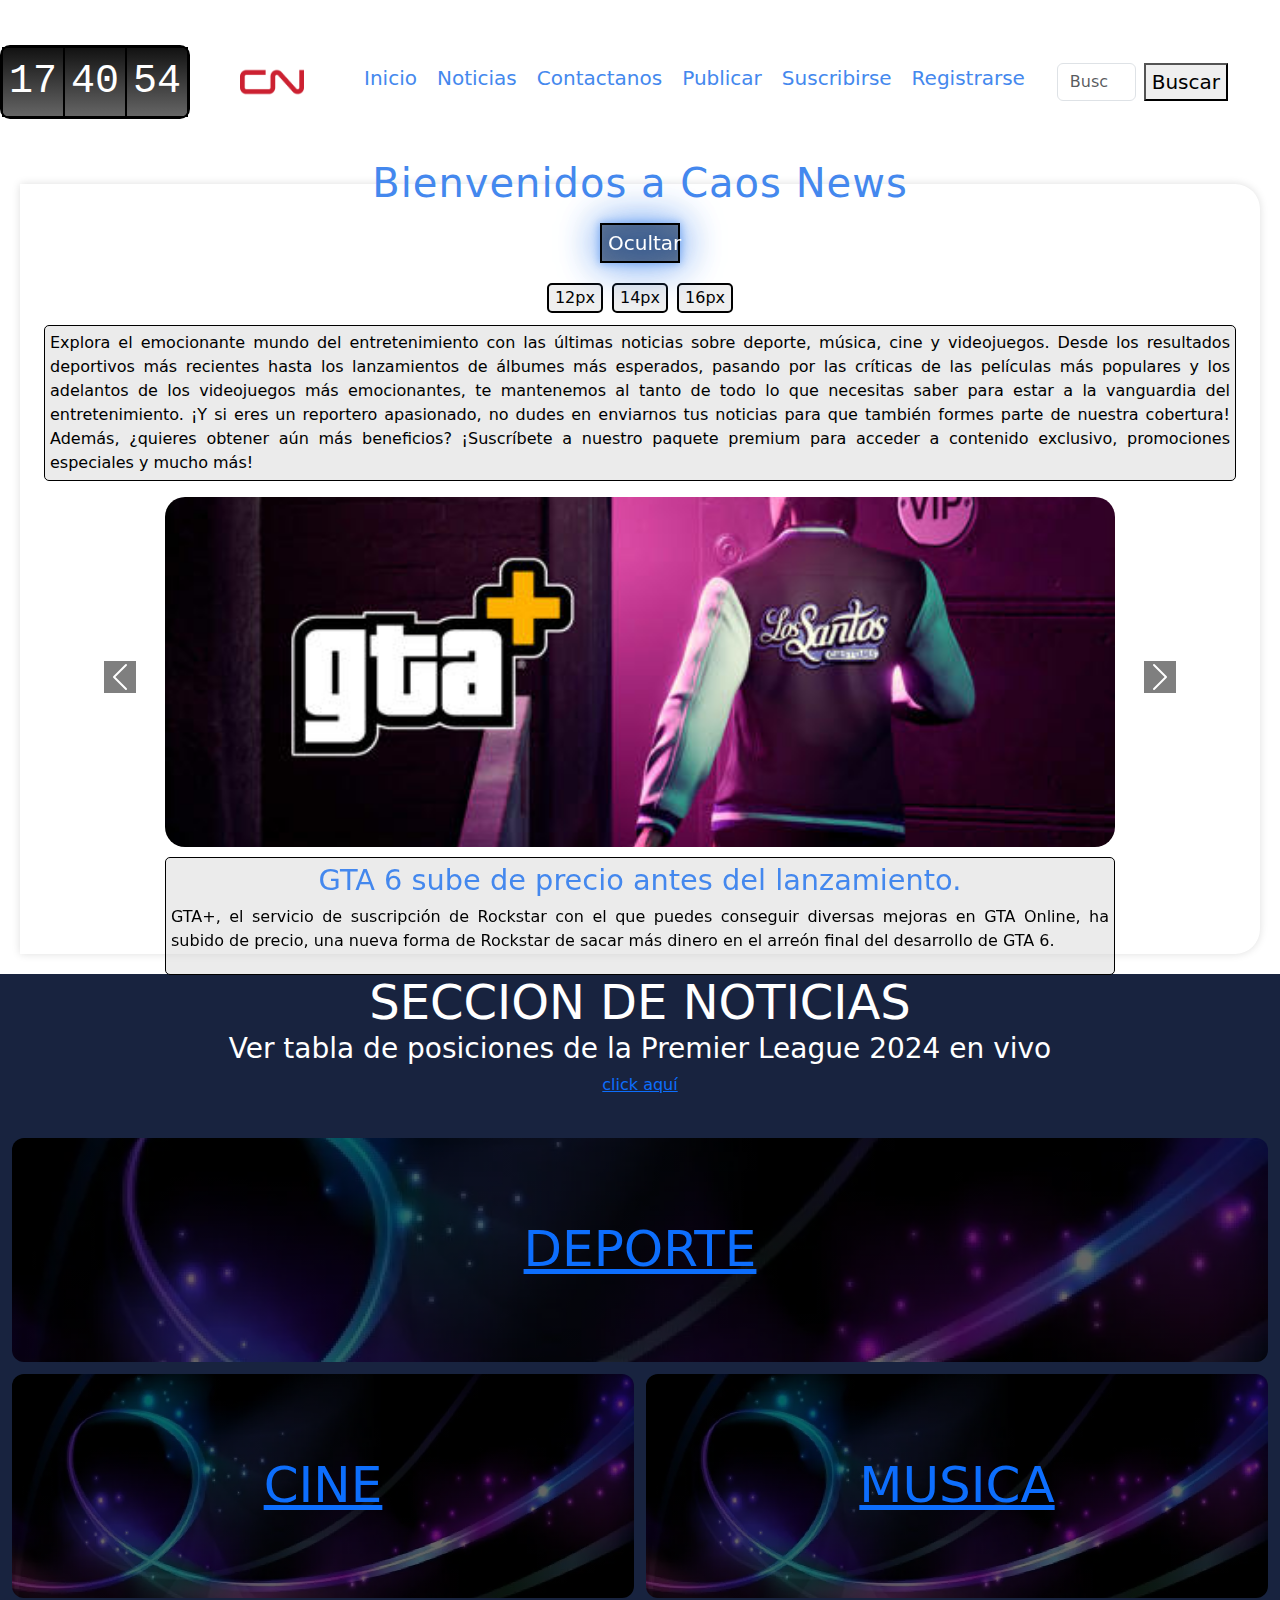
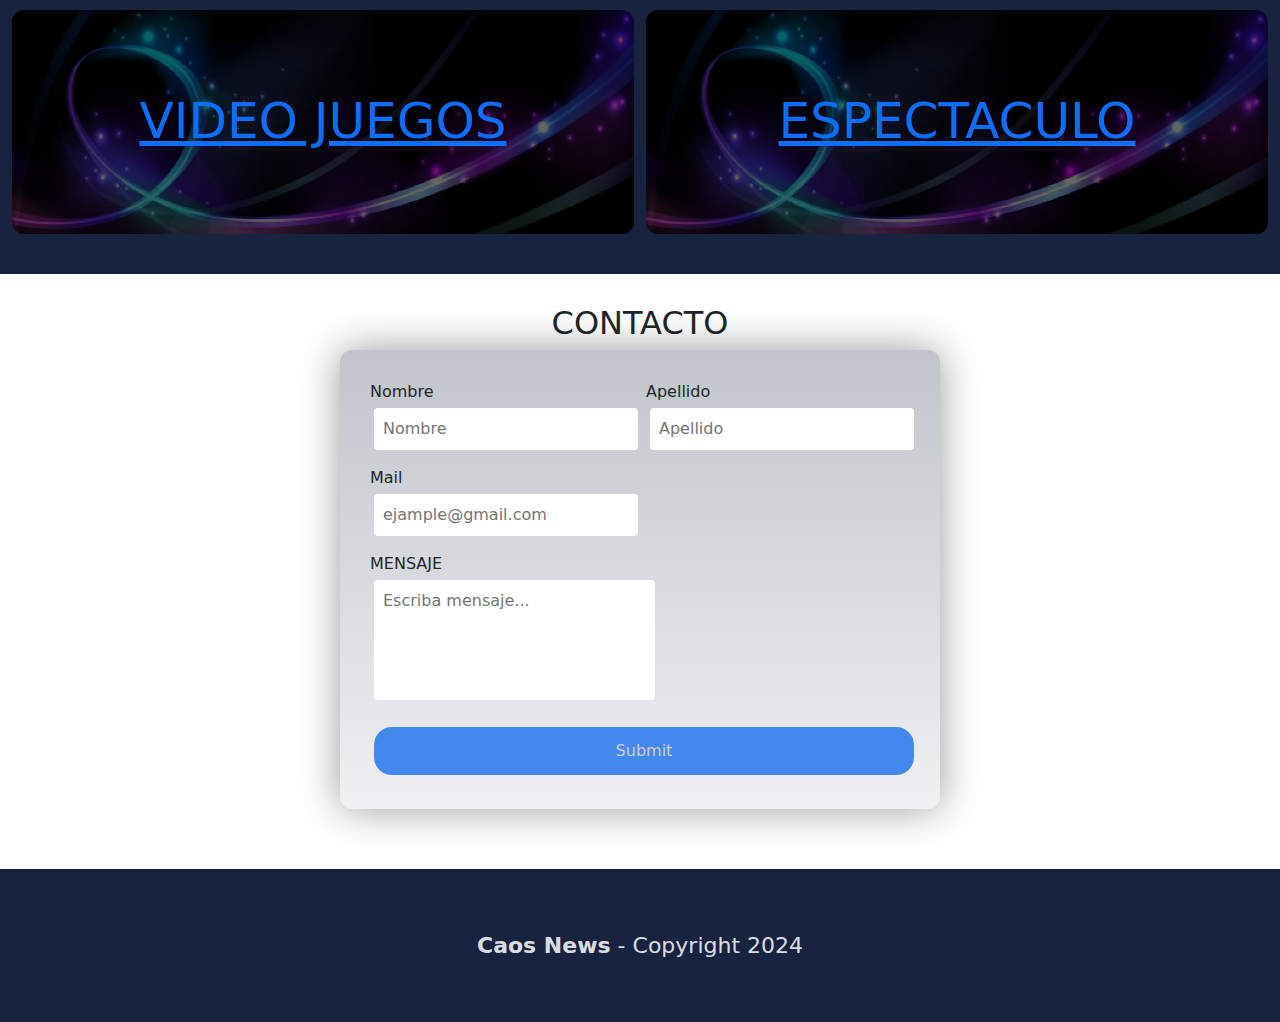
<file: index.html>
<!DOCTYPE html>
<html lang="en">
<head>
    <meta charset="UTF-8">
    <meta name="viewport" content="width=device-width, initial-scale=1.0">
    <title>Caos News</title>
    <link rel="stylesheet" href="styles.css">
    <link href="https://cdn.jsdelivr.net/npm/bootstrap@5.3.3/dist/css/bootstrap.min.css" rel="stylesheet" integrity="sha384-QWTKZyjpPEjISv5WaRU9OFeRpok6YctnYmDr5pNlyT2bRjXh0JMhjY6hW+ALEwIH" crossorigin="anonymous">
</head>
<body>
    <header class="header">
        <!--  RELOJ   -->
        <div class="reloj">
            <div class="hora">00</div>
            <div class="min">00</div>
            <div class="seg">00</div>
        </div>
        <input type="checkbox" class="header__checkbox" id="open-menu">
        <label for="open-menu" class="header__open-nav-button" role="button">=</label>
        <div class="header__logo-container">
            <img class="header__logo" src="img/logo.png">
        </div>
        <nav class="header__nav">
            <ul class="header__nav-list">
                <li class="header__nav-item"><a href="#profile">Inicio</a></li>
                <li class="header__nav-item"><a href="#portfolio">Noticias</a></li>
                <li class="header__nav-item"><a href="#contact">Contactanos</a></li>
                <li class="header__nav-item"><a href="publicar.html">Publicar</a></li>
                <li class="header__nav-item"><a href="compra.html">Suscribirse</a></li>
                <li class="header__nav-item"><a href="formulario.html">Registrarse</a></li>
                
                <!--  BOOSTRAP NAVBAR BUSCAR      -->
                <nav class="buscar">
                    <div class="container-fluid">
                      <form class="d-flex" role="search">
                        <input class="form-control me-2" type="search" placeholder="Buscar..." aria-label="Search">
                        <button class="btn-buscar" type="submit">Buscar</button>
                      </form>
                    </div>
                  </nav>
            </ul>
        </nav>
    </header>


    <main class="profile" id="profile">
        <div class="profile__wrapper">
            <div class="profile__data-container">
                <div class="profile-data">
                    <div class="profile__description">
                        <h1 class="text">Bienvenidos a Caos News</h1>
                        <div class="button-container">
                            <button class="btn-2">Ocultar</button>
                        </div>
                        <div class="button-container">
                            <button class="t12">12px</button>
                            <button class="t14">14px</button>
                            <button class="t16">16px</button>
                        </div>
                        <p class="parrafo">
                            Explora el emocionante mundo del entretenimiento con las últimas noticias sobre deporte, música, cine y videojuegos. Desde los resultados deportivos más recientes hasta los lanzamientos de álbumes más esperados, pasando por las críticas de las películas más populares y los adelantos de los videojuegos más emocionantes, te mantenemos al tanto de todo lo que necesitas saber para estar a la vanguardia del entretenimiento. ¡Y si eres un reportero apasionado, no dudes en enviarnos tus noticias para que también formes parte de nuestra cobertura! Además, ¿quieres obtener aún más beneficios? ¡Suscríbete a nuestro paquete premium para acceder a contenido exclusivo, promociones especiales y mucho más!
                        </p>
                    
                    </div>
                    <!--BOOTSRAP CARRUSEL-->
                    <div id="carouselExample" class="carousel slide">
                        <div class="carousel-inner">
                          <div class="carousel-item active">
                            <img src="img/gta.png" class="d-block w-100" alt="foto de gta en carrusel">
                            <div class="noticias">
                                <h6 class="titulo-carrusel">GTA 6 sube de precio antes del lanzamiento.</h6>
                                <p>GTA+, el servicio de suscripción de Rockstar con el que puedes conseguir diversas mejoras en GTA Online, ha subido de precio, una nueva forma de Rockstar de sacar más dinero en el arreón final del desarrollo de GTA 6. </p>
                            </div>
                            
                          </div>
                          <div class="carousel-item">
                            <img src="img/actor.png" class="d-block w-100" alt="foto de actor en carrusel">
                            <div class="noticias">
                                <h6 class="titulo-carrusel">Actor de Game of Thrones y Harry Potter será Galactus en los Cuatro Fantásticos</h6>
                                <p>Ralph Ineson, actor conocido por interpretar a Dagmer Cleftjaw en Game of Thrones y Amicus Carrow en la saga de Harry Potter, será Galactus en la película de los Cuatro Fantásticos que será protagonizada por Pedro Pascal como Reed Richards.
                                Así fue reportado por The Hollywood Reporter, confirmando así a quien parece que será el antagonista de la cinta que estrenará a la “Familia Real” del universo Marvel.</p>
                            </div>
                          </div>
                          <div class="carousel-item">
                            <img src="img/anillo.png" class="d-block w-100" alt="foto carrusel señor de los anillos">
                            <div class="noticias">
                                <h6 class="titulo-carrusel">Comenzó la producción de una nueva película de 'El Señor de los Anillos'</h6>
                                <p>Warner Bros. acaba de confirmar que estarán a cargo de estrenar la primera de una nueva tanda de películas de El Señor de los Anillos. Esta aún no tiene fecha de estreno oficial, sin embargo lo que sabemos es que se centrará en la historia de Gollum.
                                Asimismo, será Peter Jackson —que realizó las tres películas anteriores de la saga— quién ahora está a cargo de escribir el guion de esta nueva entrega. Surgen muchas expectativas de esta cinta considerando que el último filme de la trilogía ganó un Oscar a Mejor Película. La primera del género de ciencia ficción en lograrlo.</p>
                            </div>
                          </div>
                          <div class="carousel-item">
                            <img src="img/alexis.png" class="d-block w-100" alt="...">
                            <div class="noticias">
                                <h6 class="titulo-carrusel">Exjugador de la selección chilena entrega detalles de fuerte encontrón que tuvo con Alexis Sánchez</h6>
                                <p>En el programa de Canal 13, «Generación Dorada», el exjugador de la selección chilena Gonzalo Jara entregó detalles de un fuerte encontrón que tuvo con Alexis Sánchez. Además, reveló que no eran todos amigos en el plantel.«Hay peleas, no a combos, más bien discusiones fuertes entre nosotros. Y hay mucha gente que nos dice: ‘Usted es amigo de Alexis, Isla o cualquiera’, y yo le digo: ‘No somos amigos’. Y me responden: ‘pero, ¿cómo no son amigos?'», indicó el exdefensor de La Roja.Asimismo, Gonzalo Jara agregó: «Y la verdad es que no todos lo somos. Si bien es cierto que convivimos muchos años y nos conocemos todos muy bien, hay jugadores con los que uno comparte más, es como en cualquier trabajo. No es que los 23 jugadores éramos amigos, para nada».</p>
                            </div>
                          </div>
                          <div class="carousel-item">
                            <img src="img/finmundo.png" class="d-block w-100" alt="...">
                            <div class="noticias">
                                <h6 class="titulo-carrusel">Esta sería la fecha exacta en la que explotaría el Sol, según científicos</h6>
                                <p>El fin del mundo es un tema que se ha hablado y estudiado en múltiples ocasiones y desde el principio de los tiempos. Un nuevo estudio ha apuntado a cuando sería, con exactitud, la fecha en la que el Sol podría llegar a su curso de vida y explotar. De acuerdo con investigadores de la Universidad de Warwick y la NASA (Administración de Aeronáutica y el Espacio de EE. UU., por sus siglas en inglés), el Sol terminará su ciclo de vida como lo conocemos lo que llevará a una serie de hechos que, según auguran los expertos, podría repercutir en otros planetas más cercanos.<span>¿Cuándo será la fecha en que el Sol explote y se acabe la vida en el planeta Tierra, según los científicos?</span>La explicación científica detalla que, en algún punto de la historia, el Sol dejará de emanar calor a través de la fusión nuclear y se expandirá en un gigante rojo. Este proceso traerá como consecuencia que Mercurio y Venus sean devorados por la estrella.
                                </p>
                            </div>
                          </div>
                        </div>
                        
                            <button class="carousel-control-prev" type="button" data-bs-target="#carouselExample" data-bs-slide="prev">
                                <span class="carousel-control-prev-icon" aria-hidden="true"></span>
                                <span class="visually-hidden">Previous</span>
                              </button>
                              <button class="carousel-control-next" type="button" data-bs-target="#carouselExample" data-bs-slide="next">
                                <span class="carousel-control-next-icon" aria-hidden="true"></span>
                                <span class="visually-hidden">Next</span>
                              </button>
                        
                      </div>
                </div>
            </div>
        </div>
    </main>


    <section class="portfolio" id="portfolio">
        <h2 class="portfolio__title">SECCION DE NOTICIAS</h2>
        <h3>Ver tabla de posiciones de la Premier League 2024 en vivo</h3>
        <a href="apifutbol.html">click aquí</a>
        <div class="portfolio__project-container">
            <div class="portfolio__project"> 
                <a class="portfolio__project-name" href="deporte.html">DEPORTE</a>
            </div>
            <div class="portfolio__project">
                <a class="portfolio__project-name" href="cine.html">CINE</a>
            </div>
            <div class="portfolio__project">
                <a class="portfolio__project-name" href="musica.html">MUSICA</a>
            </div>
            <div class="portfolio__project">
                <a class="portfolio__project-name" href="videojuegos.html">VIDEO JUEGOS</a>
            </div>
            <div class="portfolio__project">
                <a class="portfolio__project-name" href="espectaculo.html">ESPECTACULO</a>
            </div>
            
        </div>
    </section>
    <section class="form" id="contact">
        <h2 class="form__title">CONTACTO</h2>
        <form class="form__form">
            <div class="form__input-container">
                <label>Nombre
                    <input type="text" placeholder="Nombre">
                </label>
            </div>
            <div class="form__input-container">
                <label>Apellido
                    <input type="text" placeholder="Apellido">
                </label>
            </div>
            <div class="form__input-container">
                <label>Mail
                    <input type="email" placeholder="ejample@gmail.com">
                </label>
            </div>
            <div class="form__input-container">
                <label>MENSAJE
                    <textarea placeholder="Escriba mensaje..."></textarea>
                </label>
            </div>
            <div class="form__input-container">
                <input type="submit">
            </div>
        </form>
    </section>
    <footer>
        <strong>Caos News</strong> - Copyright 2024
    </footer>
    <script src="https://cdn.jsdelivr.net/npm/bootstrap@5.3.3/dist/js/bootstrap.bundle.min.js" integrity="sha384-YvpcrYf0tY3lHB60NNkmXc5s9fDVZLESaAA55NDzOxhy9GkcIdslK1eN7N6jIeHz" crossorigin="anonymous"></script>
    <script src="https://cdn.jsdelivr.net/npm/@popperjs/core@2.11.8/dist/umd/popper.min.js" integrity="sha384-I7E8VVD/ismYTF4hNIPjVp/Zjvgyol6VFvRkX/vR+Vc4jQkC+hVqc2pM8ODewa9r" crossorigin="anonymous"></script>
    <script src="https://cdn.jsdelivr.net/npm/bootstrap@5.3.3/dist/js/bootstrap.min.js" integrity="sha384-0pUGZvbkm6XF6gxjEnlmuGrJXVbNuzT9qBBavbLwCsOGabYfZo0T0to5eqruptLy" crossorigin="anonymous"></script>
    <script src="https://ajax.googleapis.com/ajax/libs/jquery/3.7.1/jquery.min.js"></script>
    <script src="codigo.js"></script>
</body>
</html>
</file>
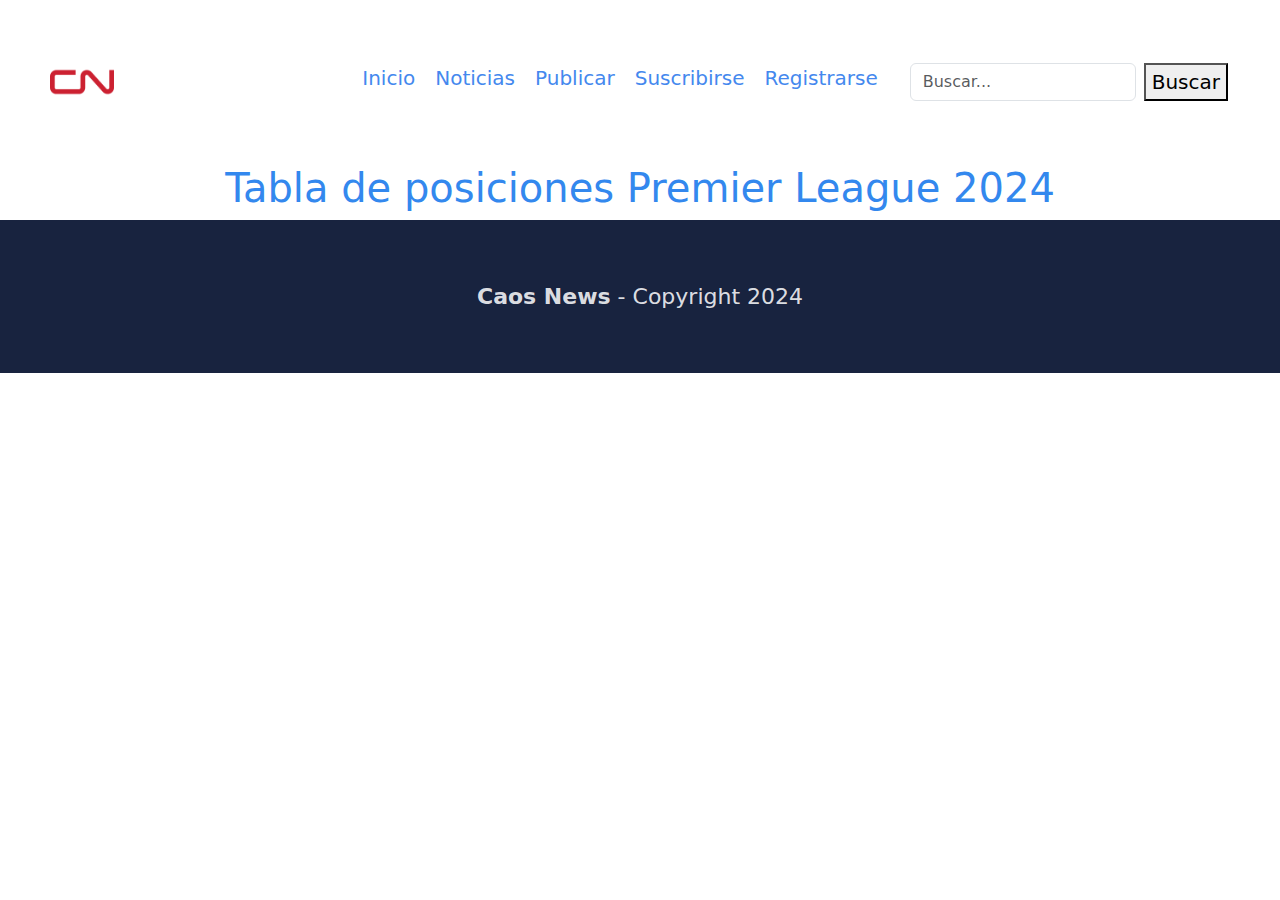
<file: apifutbol.html>
<!DOCTYPE html>
<html lang="en">
<head>
    <meta charset="UTF-8">
    <meta name="viewport" content="width=device-width, initial-scale=1.0">
    <title>Caos News</title>
    <link rel="stylesheet" href="styles.css">
    <link href="https://cdn.jsdelivr.net/npm/bootstrap@5.3.3/dist/css/bootstrap.min.css" rel="stylesheet" integrity="sha384-QWTKZyjpPEjISv5WaRU9OFeRpok6YctnYmDr5pNlyT2bRjXh0JMhjY6hW+ALEwIH" crossorigin="anonymous">
</head>
<body>
    <header class="header">
        <input type="checkbox" class="header__checkbox" id="open-menu">
        <label for="open-menu" class="header__open-nav-button" role="button">=</label>
        <div class="header__logo-container">
            <img class="header__logo" src="img/logo.png">
        </div>
        <nav class="header__nav">
            <ul class="header__nav-list">
                <li class="header__nav-item"><a href="index.html">Inicio</a></li>
                <li class="header__nav-item"><a href="#portfolio">Noticias</a></li>
                <li class="header__nav-item"><a href="publicar.html">Publicar</a></li>
                <li class="header__nav-item"><a href="compra.html">Suscribirse</a></li>
                <li class="header__nav-item"><a href="formulario.html">Registrarse</a></li>
                
                <!--  BOOSTRAP NAVBAR BUSCAR      -->
                <nav class="buscar">
                    <div class="container-fluid">
                      <form class="d-flex" role="search">
                        <input class="form-control me-2" type="search" placeholder="Buscar..." aria-label="Search">
                        <button class="btn-buscar" type="submit">Buscar</button>
                      </form>
                    </div>
                  </nav>
            </ul>
        </nav>
    </header>
        <main>
            <h1 class="tituloapi">Tabla de posiciones Premier League 2024</h1>
            <!--    KEYS API:  b58117cc7b0945b18cb771ae60be02c7
                    API SPORT: https://v3.football.api-sports.io/    -->
                    
            <div id="wg-api-football-standings" 
                data-host="v3.football.api-sports.io" 
                data-key="b58117cc7b0945b18cb771ae60be02c7" 
                data-league="39"
                data-team="" 
                data-season="2023" 
                data-theme="white"
                data-show-errors="false" 
                data-show-logos="true" 
                class="wg_loader">
            </div>
            <script
                type="module"
                src="https://widgets.api-sports.io/2.0.3/widgets.js">
            </script>
                
            
        </main>    




    <footer>
        <strong>Caos News</strong> - Copyright 2024
    </footer>
    <script src="https://cdn.jsdelivr.net/npm/bootstrap@5.3.3/dist/js/bootstrap.bundle.min.js" integrity="sha384-YvpcrYf0tY3lHB60NNkmXc5s9fDVZLESaAA55NDzOxhy9GkcIdslK1eN7N6jIeHz" crossorigin="anonymous"></script>
    <script src="https://cdn.jsdelivr.net/npm/@popperjs/core@2.11.8/dist/umd/popper.min.js" integrity="sha384-I7E8VVD/ismYTF4hNIPjVp/Zjvgyol6VFvRkX/vR+Vc4jQkC+hVqc2pM8ODewa9r" crossorigin="anonymous"></script>
    <script src="https://cdn.jsdelivr.net/npm/bootstrap@5.3.3/dist/js/bootstrap.min.js" integrity="sha384-0pUGZvbkm6XF6gxjEnlmuGrJXVbNuzT9qBBavbLwCsOGabYfZo0T0to5eqruptLy" crossorigin="anonymous"></script>
    <script src="https://ajax.googleapis.com/ajax/libs/jquery/3.7.1/jquery.min.js"></script>
    
    
    <script src="codigo.js"></script>
</body>
</html>
</file>
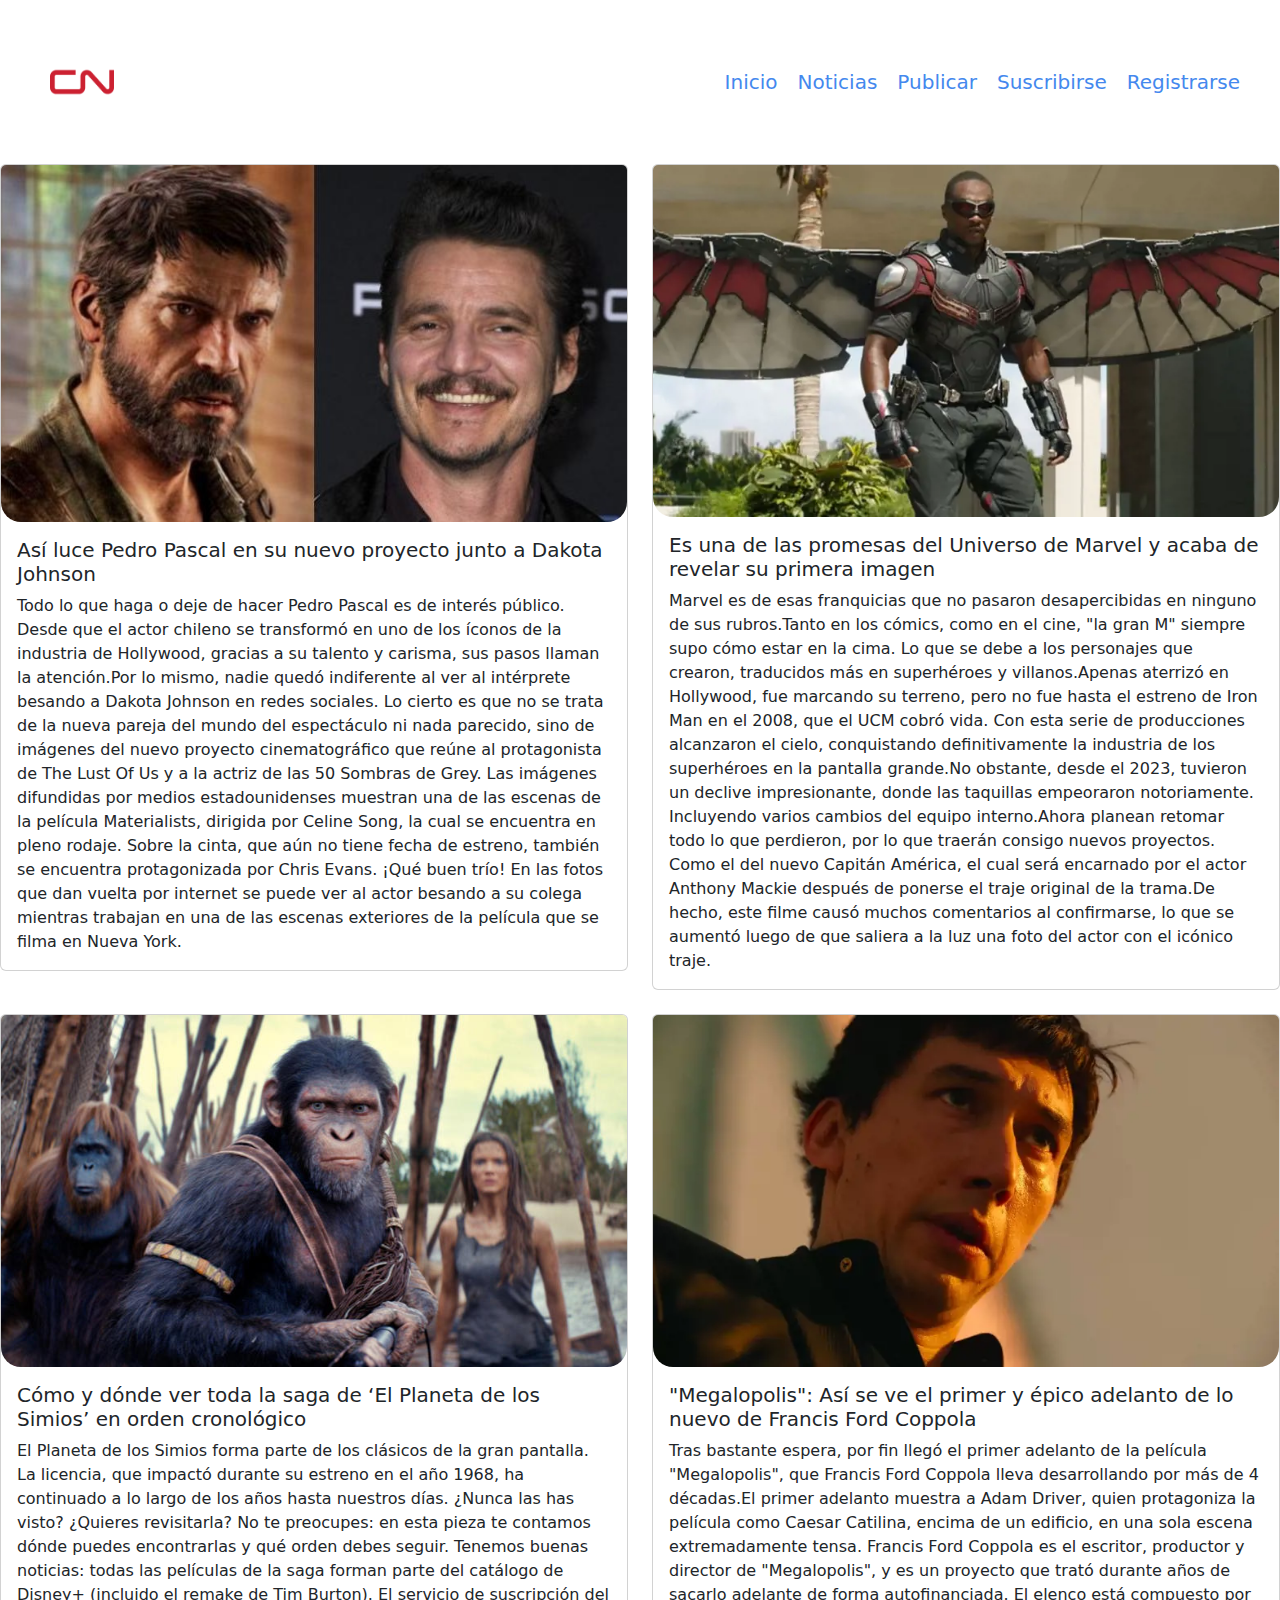
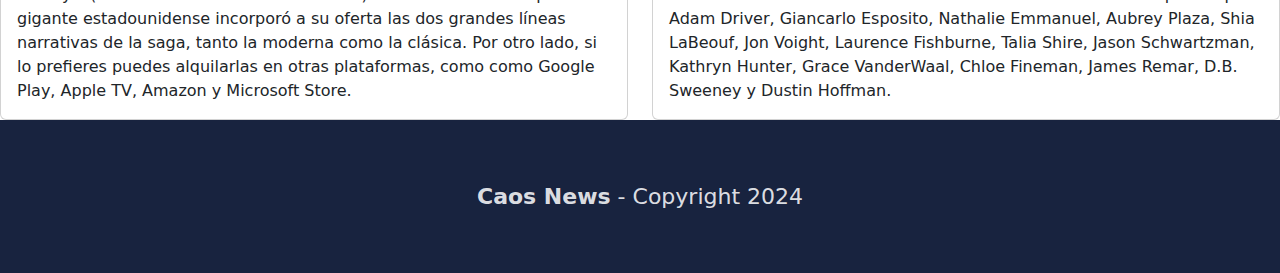
<file: cine.html>
<!DOCTYPE html>
<html lang="en">
<head>
    <meta charset="UTF-8">
    <meta name="viewport" content="width=device-width, initial-scale=1.0">
    <title>Caos News</title>
    <link rel="stylesheet" href="styles.css">
    <link href="https://cdn.jsdelivr.net/npm/bootstrap@5.3.3/dist/css/bootstrap.min.css" rel="stylesheet" integrity="sha384-QWTKZyjpPEjISv5WaRU9OFeRpok6YctnYmDr5pNlyT2bRjXh0JMhjY6hW+ALEwIH" crossorigin="anonymous">
</head>
<body>
    <header class="header">
        <input type="checkbox" class="header__checkbox" id="open-menu">
        <label for="open-menu" class="header__open-nav-button" role="button">=</label>
        <div class="header__logo-container">
            <img class="header__logo" src="img/logo.png">
        </div>
        <nav class="header__nav">
            <ul class="header__nav-list">
              <li class="header__nav-item"><a href="index.html">Inicio</a></li>
              <li class="header__nav-item"><a href="#portfolio">Noticias</a></li>
              <li class="header__nav-item"><a href="publicar.html">Publicar</a></li>
              <li class="header__nav-item"><a href="compra.html">Suscribirse</a></li>
              <li class="header__nav-item"><a href="formulario.html">Registrarse</a></li>
            </ul>
        </nav>
    </header>
    <main >
        <div class="row row-cols-1 row-cols-md-2 g-4">
            <div class="col">
              <div class="card">
                <img src="img/pascal.png" class="card-img-top" alt="...">
                <div class="card-body">
                  <h5 class="card-title">Así luce Pedro Pascal en su nuevo proyecto junto a Dakota Johnson</h5>
                  <p class="card-text">Todo lo que haga o deje de hacer Pedro Pascal es de interés público. Desde que el actor chileno se transformó en uno de los íconos de la industria de Hollywood, gracias a su talento y carisma, sus pasos llaman la atención.Por lo mismo, nadie quedó indiferente al ver al intérprete besando a Dakota Johnson en redes sociales. Lo cierto es que no se trata de la nueva pareja del mundo del espectáculo ni nada parecido, sino de imágenes del nuevo proyecto cinematográfico que reúne al protagonista de The Lust Of Us y a la actriz de las 50 Sombras de Grey. Las imágenes difundidas por medios estadounidenses muestran una de las escenas de la película Materialists, dirigida por Celine Song, la cual se encuentra en pleno rodaje. Sobre la cinta, que aún no tiene fecha de estreno, también se encuentra protagonizada por Chris Evans. ¡Qué buen trío! En las fotos que dan vuelta por internet se puede ver al actor besando a su colega mientras trabajan en una de las escenas exteriores de la película que se filma en Nueva York.</p>
                </div>
              </div>
            </div>
            <div class="col">
              <div class="card">
                <img src="img/alcon.png" class="card-img-top" alt="...">
                <div class="card-body">
                  <h5 class="card-title">Es una de las promesas del Universo de Marvel y acaba de revelar su primera imagen</h5>
                  <p class="card-text">Marvel es de esas franquicias que no pasaron desapercibidas en ninguno de sus rubros.Tanto en los cómics, como en el cine, "la gran M" siempre supo cómo estar en la cima. Lo que se debe a los personajes que crearon, traducidos más en superhéroes y villanos.Apenas aterrizó en Hollywood, fue marcando su terreno, pero no fue hasta el estreno de Iron Man en el 2008, que el UCM cobró vida. Con esta serie de producciones alcanzaron el cielo, conquistando definitivamente la industria de los superhéroes en la pantalla grande.No obstante, desde el 2023, tuvieron un declive impresionante, donde las taquillas empeoraron notoriamente. Incluyendo varios cambios del equipo interno.Ahora planean retomar todo lo que perdieron, por lo que traerán consigo nuevos proyectos. Como el del nuevo Capitán América, el cual será encarnado por el actor Anthony Mackie después de ponerse el traje original de la trama.De hecho, este filme causó muchos comentarios al confirmarse, lo que se aumentó luego de que saliera a la luz una foto del actor con el icónico traje.
                    
                    </p>
                </div>
              </div>
            </div>
            <div class="col">
              <div class="card">
                <img src="img/simios.png" class="card-img-top" alt="...">
                <div class="card-body">
                  <h5 class="card-title">Cómo y dónde ver toda la saga de ‘El Planeta de los Simios’ en orden cronológico</h5>
                  <p class="card-text">El Planeta de los Simios forma parte de los clásicos de la gran pantalla. La licencia, que impactó durante su estreno en el año 1968, ha continuado a lo largo de los años hasta nuestros días. ¿Nunca las has visto? ¿Quieres revisitarla? No te preocupes: en esta pieza te contamos dónde puedes encontrarlas y qué orden debes seguir. Tenemos buenas noticias: todas las películas de la saga forman parte del catálogo de Disney+ (incluido el remake de Tim Burton). El servicio de suscripción del gigante estadounidense incorporó a su oferta las dos grandes líneas narrativas de la saga, tanto la moderna como la clásica. Por otro lado, si lo prefieres puedes alquilarlas en otras plataformas, como como Google Play, Apple TV, Amazon y Microsoft Store.</p>
                </div>
              </div>
            </div>
            <div class="col">
              <div class="card">
                <img src="img/megalopolis.png" class="card-img-top" alt="...">
                <div class="card-body">
                  <h5 class="card-title">"Megalopolis": Así se ve el primer y épico adelanto de lo nuevo de Francis Ford Coppola</h5>
                  <p class="card-text">Tras bastante espera, por fin llegó el primer adelanto de la película "Megalopolis", que Francis Ford Coppola lleva desarrollando por más de 4 décadas.El primer adelanto muestra a Adam Driver, quien protagoniza la película como Caesar Catilina, encima de un edificio, en una sola escena extremadamente tensa. Francis Ford Coppola es el escritor, productor y director de "Megalopolis", y es un proyecto que trató durante años de sacarlo adelante de forma autofinanciada. El elenco está compuesto por Adam Driver, Giancarlo Esposito, Nathalie Emmanuel, Aubrey Plaza, Shia LaBeouf, Jon Voight, Laurence Fishburne, Talia Shire, Jason Schwartzman, Kathryn Hunter, Grace VanderWaal, Chloe Fineman, James Remar, D.B. Sweeney y Dustin Hoffman.</p>
                </div>
              </div>
            </div>
          </div>
              
    </main>
    
   
    <footer>
        <strong>Caos News</strong> - Copyright 2024
    </footer>
    <script src="https://cdn.jsdelivr.net/npm/bootstrap@5.3.3/dist/js/bootstrap.bundle.min.js" integrity="sha384-YvpcrYf0tY3lHB60NNkmXc5s9fDVZLESaAA55NDzOxhy9GkcIdslK1eN7N6jIeHz" crossorigin="anonymous"></script>
    <script src="https://cdn.jsdelivr.net/npm/@popperjs/core@2.11.8/dist/umd/popper.min.js" integrity="sha384-I7E8VVD/ismYTF4hNIPjVp/Zjvgyol6VFvRkX/vR+Vc4jQkC+hVqc2pM8ODewa9r" crossorigin="anonymous"></script>
    <script src="https://cdn.jsdelivr.net/npm/bootstrap@5.3.3/dist/js/bootstrap.min.js" integrity="sha384-0pUGZvbkm6XF6gxjEnlmuGrJXVbNuzT9qBBavbLwCsOGabYfZo0T0to5eqruptLy" crossorigin="anonymous"></script>
    <script src="https://ajax.googleapis.com/ajax/libs/jquery/3.7.1/jquery.min.js"></script>
    <script src="codigo.js"></script>
</body>
</html>
</file>
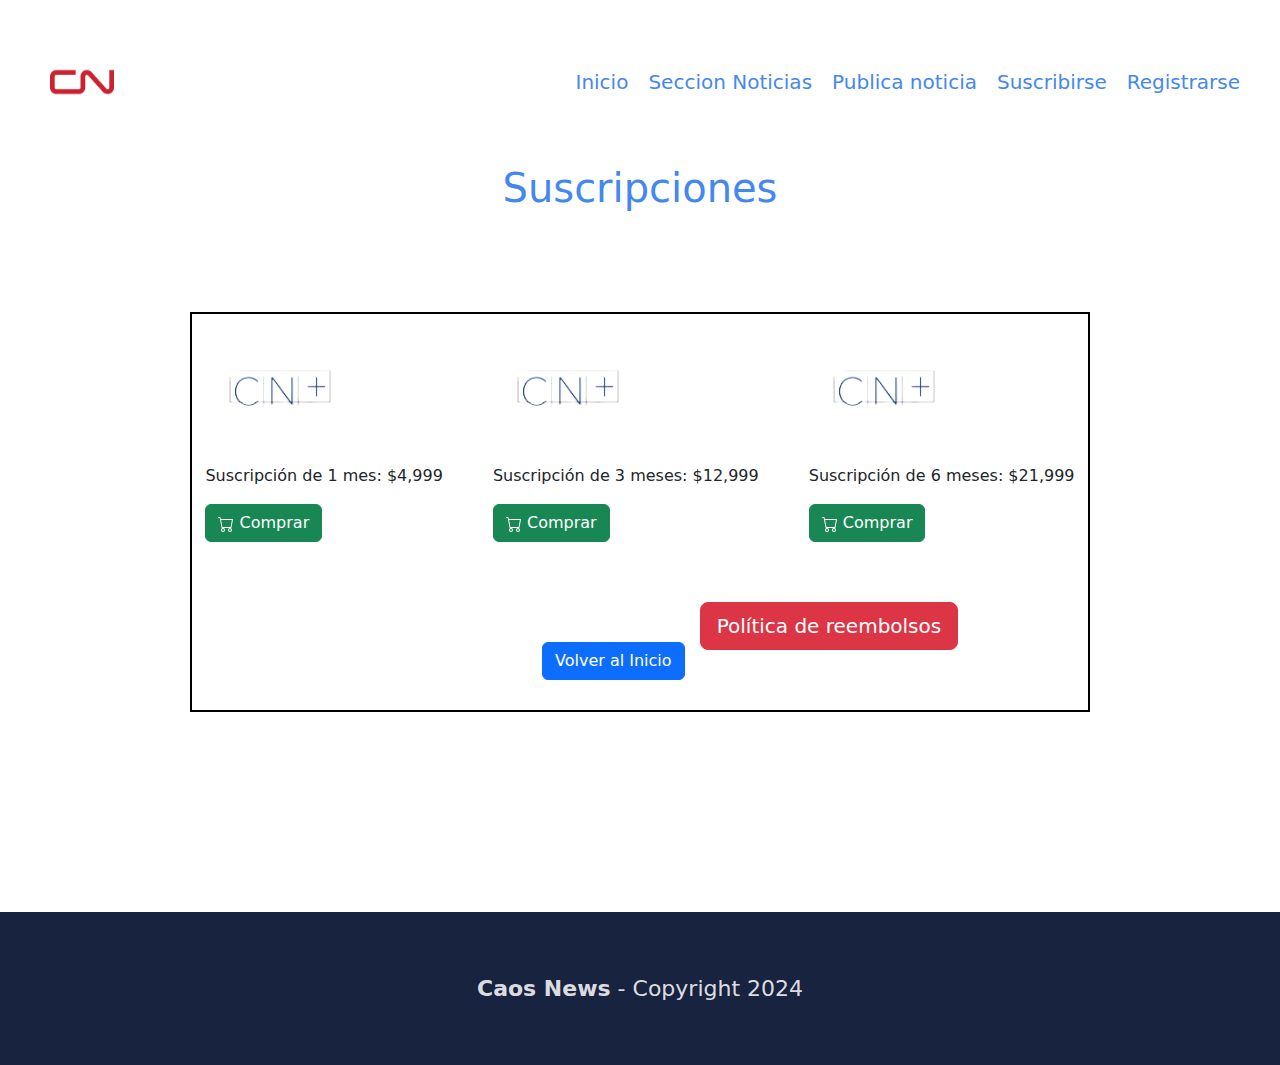
<file: compra.html>
<!DOCTYPE html>
<html lang="en">
<head>
    <meta charset="UTF-8">
    <meta name="viewport" content="width=device-width, initial-scale=1.0">
    <title>Suscripciones</title>
    <link rel="stylesheet" href="styles.css">
    <link rel="icon" href="icon.png" type="image/png">
    <link href="https://cdn.jsdelivr.net/npm/bootstrap@5.3.3/dist/css/bootstrap.min.css" rel="stylesheet" integrity="sha384-QWTKZyjpPEjISv5WaRU9OFeRpok6YctnYmDr5pNlyT2bRjXh0JMhjY6hW+ALEwIH" crossorigin="anonymous">
    
</head>
<body>
    
<header>
    <header class="header">
        <input type="checkbox" class="header__checkbox" id="open-menu">
        <label for="open-menu" class="header__open-nav-button" role="button">=</label>
        <div class="header__logo-container">
            <img class="header__logo" src="img/logo.png">
        </div>
        <nav class="header__nav">
            <ul class="header__nav-list">
                <li class="header__nav-item"><a href="index.html">Inicio</a></li>
                <li class="header__nav-item"><a href="#portfolio">Seccion Noticias</a></li>
                <li class="header__nav-item"><a href="publicar.html">Publica noticia</a></li>
                <li class="header__nav-item"><a href="compra.html">Suscribirse</a></li>
                <li class="header__nav-item"><a href="formulario.html">Registrarse</a></li>
            </ul>
        </nav>
</header>
<h1 class="titulo3">Suscripciones</h1>
    <main class="main2">
        <div class="contenedor">
            <div>
                <img src="img/logo_sizepreview.png" alt="producto 1" width="50px">
                    <p>Suscripción de 1 mes: $4,999</p>
                    <div popovers>
                        <button type="button" class="btn btn-success" data-bs-toggle="modal" data-bs-target="#exampleModal">
                            <svg xmlns="http://www.w3.org/2000/svg" width="16" height="16" fill="currentColor" class="bi bi-cart" viewBox="0 0 16 16">
                                <path d="M0 1.5A.5.5 0 0 1 .5 1H2a.5.5 0 0 1 .485.379L2.89 3H14.5a.5.5 0 0 1 .491.592l-1.5 8A.5.5 0 0 1 13 12H4a.5.5 0 0 1-.491-.408L2.01 3.607 1.61 2H.5a.5.5 0 0 1-.5-.5M3.102 4l1.313 7h8.17l1.313-7zM5 12a2 2 0 1 0 0 4 2 2 0 0 0 0-4m7 0a2 2 0 1 0 0 4 2 2 0 0 0 0-4m-7 1a1 1 0 1 1 0 2 1 1 0 0 1 0-2m7 0a1 1 0 1 1 0 2 1 1 0 0 1 0-2"></path>
                            </svg>
                            Comprar
                        </button>
                        </div>
                    <div class="modal fade" id="exampleModal" tabindex="-1" aria-labelledby="exampleModalLabel" aria-hidden="true">
                        <div class="modal-dialog">
                            <div class="modal-content">
                                <div class="modal-header">
                                    <h1 class="modal-title fs-5" id="exampleModalLabel">Agregando artículo...</h1>
                                    <button type="button" class="btn-close" data-bs-dismiss="modal" aria-label="Close"></button>
                                </div>
                                <div class="modal-body">
                                    ¿Está seguro de incorporar este artículo a su carrito de compras?
                                </div>
                                <div class="modal-footer">
                                    <button type="button" class="btn btn-secondary" data-bs-dismiss="modal">Cerrar</button>
                                    <a class="btn btn-primary" href="index.html" role="button">Agregar</a>
                                </div>
                            </div>
                        </div>
                    </div>
            </div>
            <div>
                <img src="img/logo_sizepreview.png" alt="producto 2" width="50px">                   
                <p>Suscripción de 3 meses: $12,999</p>
                    <div popovers>
                        <button type="button" class="btn btn-success" data-bs-toggle="modal" data-bs-target="#exampleModal">
                            <svg xmlns="http://www.w3.org/2000/svg" width="16" height="16" fill="currentColor" class="bi bi-cart" viewBox="0 0 16 16">
                                <path d="M0 1.5A.5.5 0 0 1 .5 1H2a.5.5 0 0 1 .485.379L2.89 3H14.5a.5.5 0 0 1 .491.592l-1.5 8A.5.5 0 0 1 13 12H4a.5.5 0 0 1-.491-.408L2.01 3.607 1.61 2H.5a.5.5 0 0 1-.5-.5M3.102 4l1.313 7h8.17l1.313-7zM5 12a2 2 0 1 0 0 4 2 2 0 0 0 0-4m7 0a2 2 0 1 0 0 4 2 2 0 0 0 0-4m-7 1a1 1 0 1 1 0 2 1 1 0 0 1 0-2m7 0a1 1 0 1 1 0 2 1 1 0 0 1 0-2"></path>
                            </svg>
                            Comprar
                        </button>
                        </div>
                    <div class="modal fade" id="exampleModal" tabindex="-1" aria-labelledby="exampleModalLabel" aria-hidden="true">
                        <div class="modal-dialog">
                            <div class="modal-content">
                                <div class="modal-header">
                                    <h1 class="modal-title fs-5" id="exampleModalLabel">Agregando artículo...</h1>
                                    <button type="button" class="btn-close" data-bs-dismiss="modal" aria-label="Close"></button>
                                </div>
                                <div class="modal-body">
                                    ¿Está seguro de incorporar este artículo a su carrito de compras?
                                </div>
                                <div class="modal-footer">
                                    <button type="button" class="btn btn-secondary" data-bs-dismiss="modal">Cerrar</button>
                                    <a class="btn btn-primary" href="index.html" role="button">Agregar</a>
                                </div>
                            </div>
                        </div>
                    </div>
            </div>
            <div>
                <img src="img/logo_sizepreview.png" alt="producto 3" width="50px">                   
                <p>Suscripción de 6 meses: $21,999</p>
                    <div popovers>
                        <button type="button" class="btn btn-success" data-bs-toggle="modal" data-bs-target="#exampleModal">
                            <svg xmlns="http://www.w3.org/2000/svg" width="16" height="16" fill="currentColor" class="bi bi-cart" viewBox="0 0 16 16">
                                <path d="M0 1.5A.5.5 0 0 1 .5 1H2a.5.5 0 0 1 .485.379L2.89 3H14.5a.5.5 0 0 1 .491.592l-1.5 8A.5.5 0 0 1 13 12H4a.5.5 0 0 1-.491-.408L2.01 3.607 1.61 2H.5a.5.5 0 0 1-.5-.5M3.102 4l1.313 7h8.17l1.313-7zM5 12a2 2 0 1 0 0 4 2 2 0 0 0 0-4m7 0a2 2 0 1 0 0 4 2 2 0 0 0 0-4m-7 1a1 1 0 1 1 0 2 1 1 0 0 1 0-2m7 0a1 1 0 1 1 0 2 1 1 0 0 1 0-2"></path>
                            </svg>
                            Comprar
                        </button>
                        </div>
                    <div class="modal fade" id="exampleModal" tabindex="-1" aria-labelledby="exampleModalLabel" aria-hidden="true">
                        <div class="modal-dialog">
                            <div class="modal-content">
                                <div class="modal-header">
                                    <h1 class="modal-title fs-5" id="exampleModalLabel">Agregando artículo...</h1>
                                    <button type="button" class="btn-close" data-bs-dismiss="modal" aria-label="Close"></button>
                                </div>
                                <div class="modal-body">
                                    ¿Está seguro de incorporar este artículo a su carrito de compras?
                                </div>
                                <div class="modal-footer">
                                    <button type="button" class="btn btn-secondary" data-bs-dismiss="modal">Cerrar</button>
                                    <a class="btn btn-primary" href="index.html" role="button">Agregar</a>
                                </div>
                            </div>
                        </div>
                    </div>
                </div>
            </div>        
        </div>
        <a class="btn btn-primary" id="volver2" href="index.html" role="button">Volver al Inicio</a> <button type="button" class="btn btn-lg btn-danger" data-bs-toggle="popover" data-bs-title="Popover title" data-bs-content="No se podrá hacer reembolso a ninguna compra que haya superado las 24 hrs de realizada.">Política de reembolsos</button>
        
    </main>

    <footer>
        <strong>Caos News</strong> - Copyright 2024
    </footer>

    <script src="https://cdn.jsdelivr.net/npm/bootstrap@5.3.3/dist/js/bootstrap.bundle.min.js" integrity="sha384-YvpcrYf0tY3lHB60NNkmXc5s9fDVZLESaAA55NDzOxhy9GkcIdslK1eN7N6jIeHz" crossorigin="anonymous"></script>
    <script src="https://cdn.jsdelivr.net/npm/bootstrap@5.3.3/dist/js/bootstrap.bundle.min.js" integrity="sha384-YvpcrYf0tY3lHB60NNkmXc5s9fDVZLESaAA55NDzOxhy9GkcIdslK1eN7N6jIeHz" crossorigin="anonymous"></script>
    <script src="https://cdn.jsdelivr.net/npm/@popperjs/core@2.11.8/dist/umd/popper.min.js" integrity="sha384-I7E8VVD/ismYTF4hNIPjVp/Zjvgyol6VFvRkX/vR+Vc4jQkC+hVqc2pM8ODewa9r" crossorigin="anonymous"></script>
    <script src="https://cdn.jsdelivr.net/npm/bootstrap@5.3.3/dist/js/bootstrap.min.js" integrity="sha384-0pUGZvbkm6XF6gxjEnlmuGrJXVbNuzT9qBBavbLwCsOGabYfZo0T0to5eqruptLy" crossorigin="anonymous"></script>

    <script>const popoverTriggerList = document.querySelectorAll('[data-bs-toggle="popover"]')
            const popoverList = [...popoverTriggerList].map(popoverTriggerEl => new bootstrap.Popover(popoverTriggerEl))
    </script>


</body>
</html>
</file>
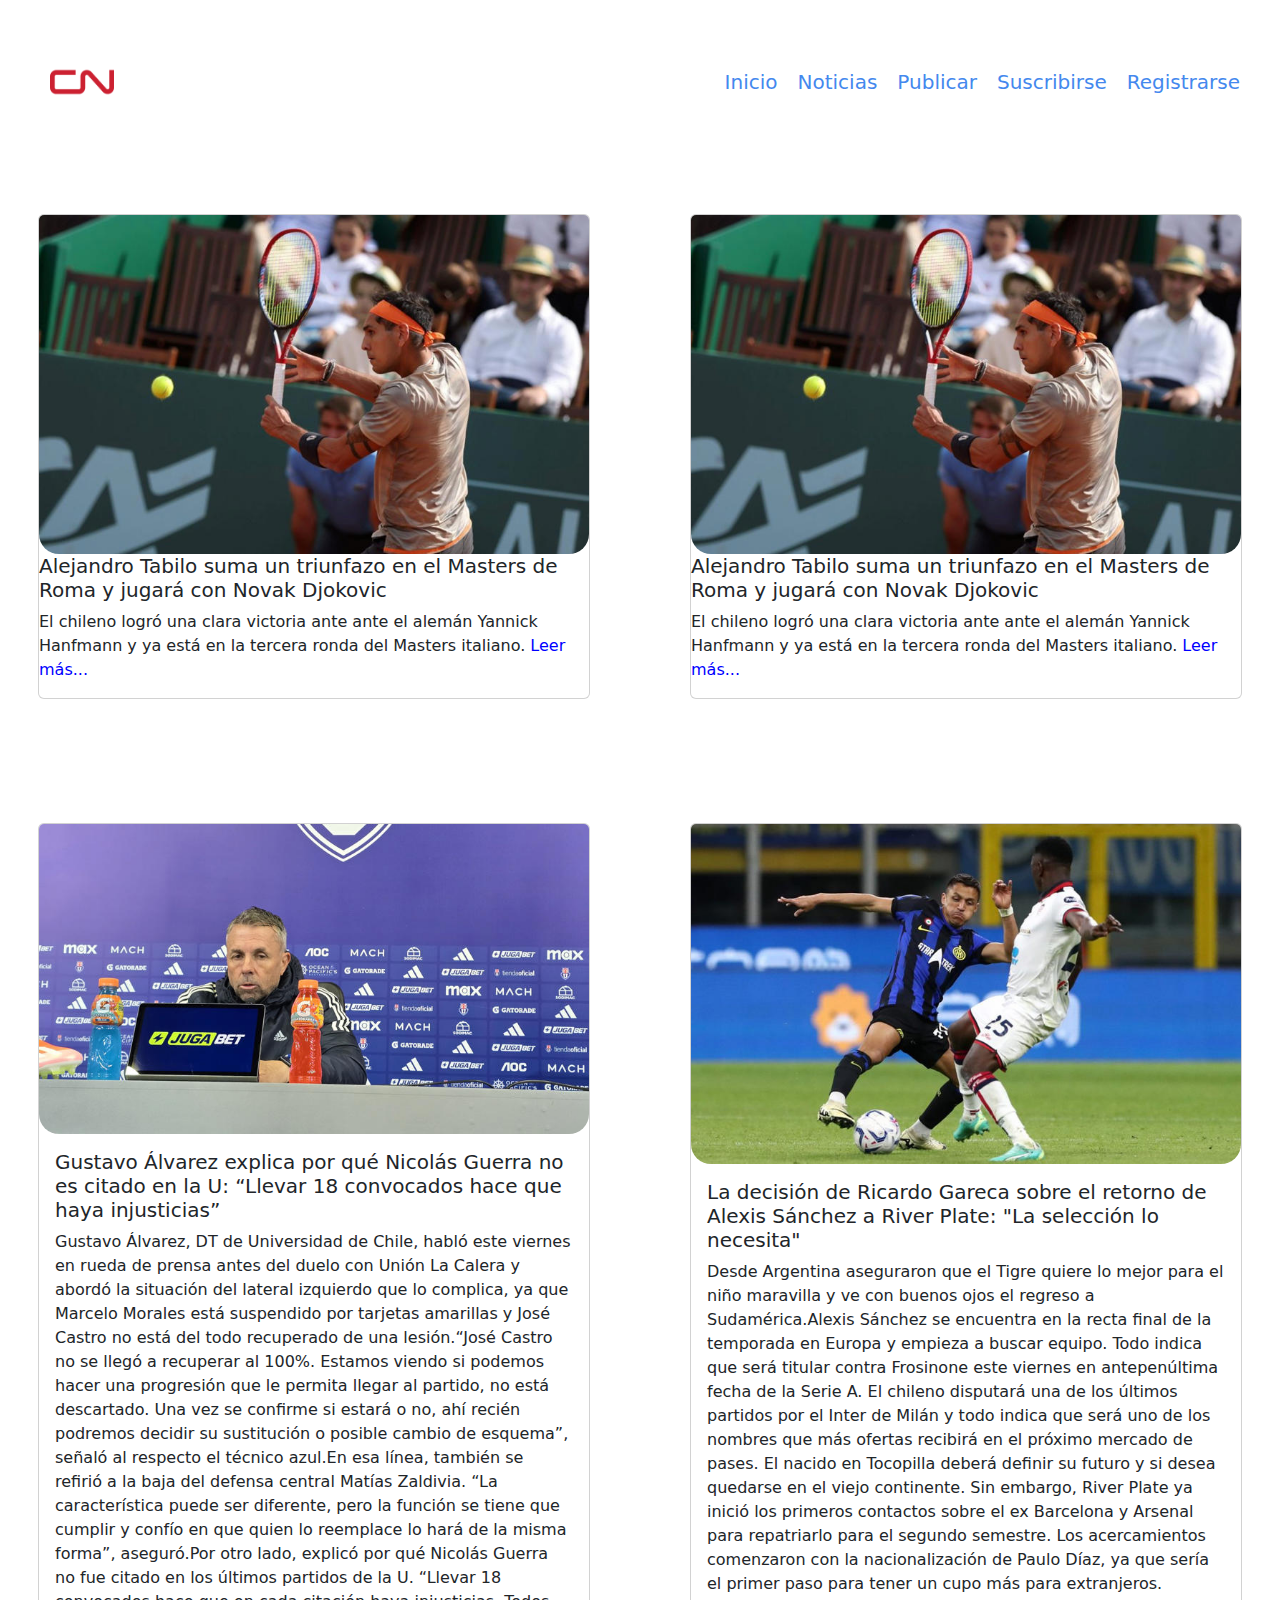
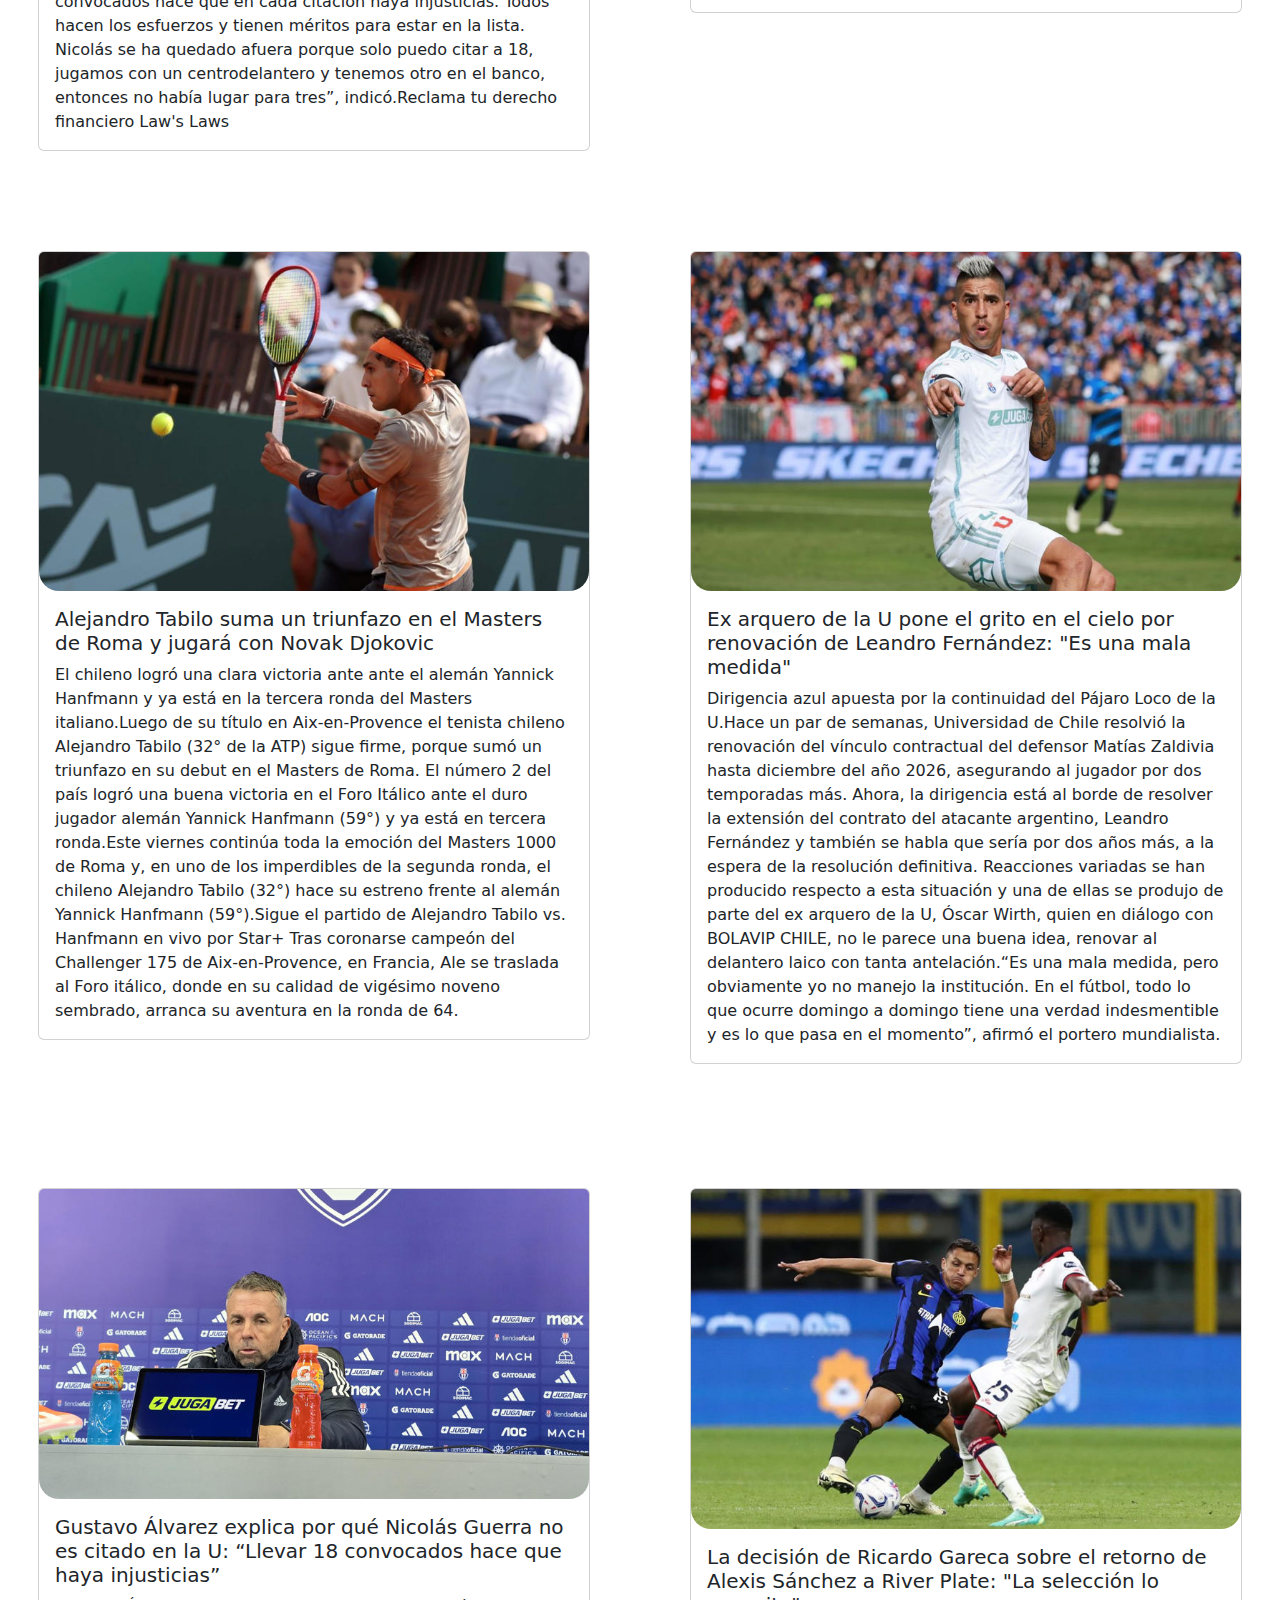
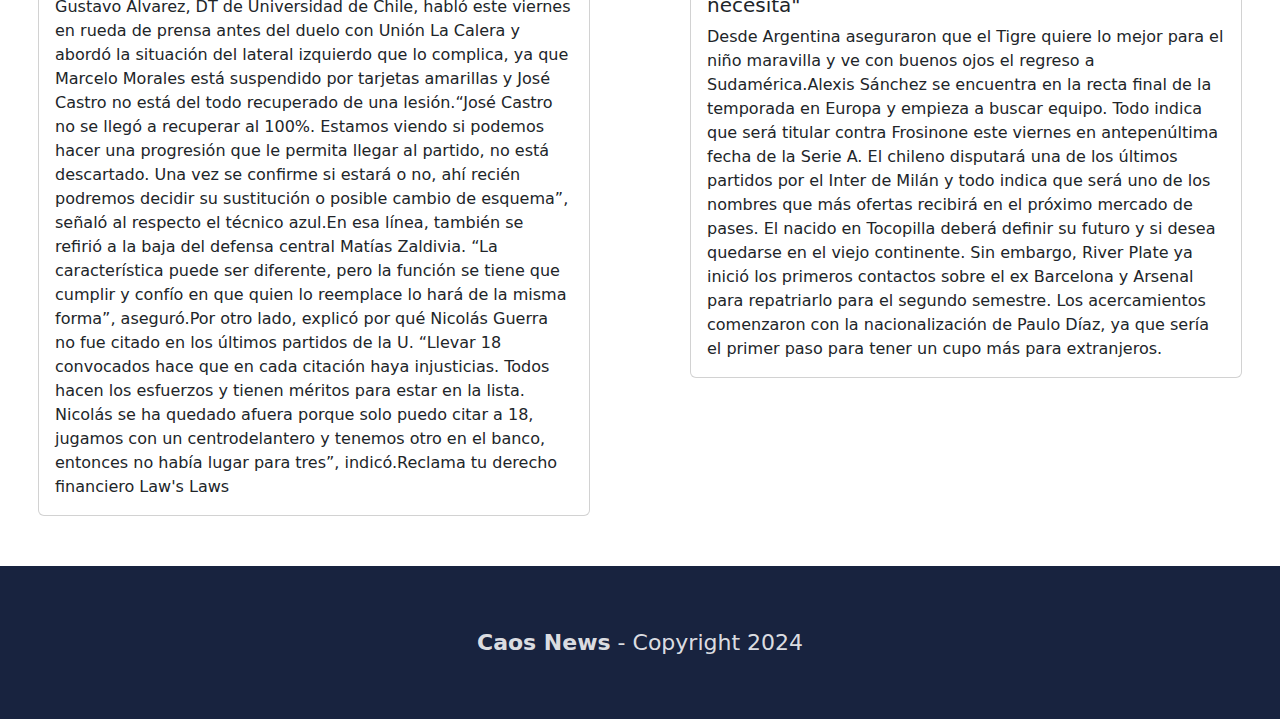
<file: deporte.html>
<!DOCTYPE html>
<html lang="en">
<head>
    <meta charset="UTF-8">
    <meta name="viewport" content="width=device-width, initial-scale=1.0">
    <title>Caos News</title>
    <link rel="stylesheet" href="styles.css">
    <link href="https://cdn.jsdelivr.net/npm/bootstrap@5.3.3/dist/css/bootstrap.min.css" rel="stylesheet" integrity="sha384-QWTKZyjpPEjISv5WaRU9OFeRpok6YctnYmDr5pNlyT2bRjXh0JMhjY6hW+ALEwIH" crossorigin="anonymous">
</head>
<body>
    <header class="header">
        
        <input type="checkbox" class="header__checkbox" id="open-menu">
        <label for="open-menu" class="header__open-nav-button" role="button">=</label>
        <div class="header__logo-container">
            <img class="header__logo" src="img/logo.png">
        </div>
        <nav class="header__nav">
            <ul class="header__nav-list">
              <li class="header__nav-item"><a href="index.html">Inicio</a></li>
              <li class="header__nav-item"><a href="#portfolio">Noticias</a></li>
              <li class="header__nav-item"><a href="publicar.html">Publicar</a></li>
              <li class="header__nav-item"><a href="compra.html">Suscribirse</a></li>
              <li class="header__nav-item"><a href="formulario.html">Registrarse</a></li>
            </ul>
        </nav>
    </header>
    <main >
        <div class="row row-cols-1 row-cols-md-2 g-4">
          <div id="colid" class="col">
            <div class="card">
              <img src="img/tenis.png" class="card-img-top" alt="...">
                <div class="contenido">
                  <h5 class="card-title">Alejandro Tabilo suma un triunfazo en el Masters de Roma y jugará con Novak Djokovic</h5>
                    <p>El chileno logró una clara victoria ante ante el alemán Yannick Hanfmann y ya está en la tercera ronda del Masters italiano. <span class="mas">Leer más...</span></p>
                    <div class="contenido-adicional">
                      <p>Luego de su título en Aix-en-Provence el tenista chileno Alejandro Tabilo (32° de la ATP) sigue firme, porque sumó un triunfazo en su debut en el Masters de Roma. El número 2 del país logró una buena victoria en el Foro Itálico ante el duro jugador alemán Yannick Hanfmann (59°) y ya está en tercera ronda.Este viernes continúa toda la emoción del Masters 1000 de Roma y, en uno de los imperdibles de la segunda ronda, el chileno Alejandro Tabilo (32°) hace su estreno frente al alemán Yannick Hanfmann (59°).Sigue el partido de Alejandro Tabilo vs. Hanfmann en vivo por Star+ Tras coronarse campeón del Challenger 175 de Aix-en-Provence, en Francia, Ale se traslada al Foro itálico, donde en su calidad de vigésimo noveno sembrado, arranca su aventura en la ronda de 64.</p>
                      <p><span class="menos">Leer menos...</span></p>
                  </div>
                </div>
              </div>
            </div>
            <div id="colid" class="col">
              <div class="card">
                <img src="img/tenis.png" class="card-img-top" alt="...">
                  <div class="contenido">
                    <h5 class="card-title">Alejandro Tabilo suma un triunfazo en el Masters de Roma y jugará con Novak Djokovic</h5>
                      <p>El chileno logró una clara victoria ante ante el alemán Yannick Hanfmann y ya está en la tercera ronda del Masters italiano. <span class="mas">Leer más...</span></p>
                      <div class="contenido-adicional">
                        <p>Luego de su título en Aix-en-Provence el tenista chileno Alejandro Tabilo (32° de la ATP) sigue firme, porque sumó un triunfazo en su debut en el Masters de Roma. El número 2 del país logró una buena victoria en el Foro Itálico ante el duro jugador alemán Yannick Hanfmann (59°) y ya está en tercera ronda.Este viernes continúa toda la emoción del Masters 1000 de Roma y, en uno de los imperdibles de la segunda ronda, el chileno Alejandro Tabilo (32°) hace su estreno frente al alemán Yannick Hanfmann (59°).Sigue el partido de Alejandro Tabilo vs. Hanfmann en vivo por Star+ Tras coronarse campeón del Challenger 175 de Aix-en-Provence, en Francia, Ale se traslada al Foro itálico, donde en su calidad de vigésimo noveno sembrado, arranca su aventura en la ronda de 64.</p>
                        <p><span class="menos">Leer menos...</span></p>
                    </div>
                  </div>
                </div>
              </div>
            <div id="colid" class="col">
              <div class="card">
                <img src="img/udechile.png" class="card-img-top" alt="...">
                <div class="card-body">
                  <h5 class="card-title">Gustavo Álvarez explica por qué Nicolás Guerra no es citado en la U: “Llevar 18 convocados hace que haya injusticias”</h5>
                  <p class="card-text">Gustavo Álvarez, DT de Universidad de Chile, habló este viernes en rueda de prensa antes del duelo con Unión La Calera y abordó la situación del lateral izquierdo que lo complica, ya que Marcelo Morales está suspendido por tarjetas amarillas y José Castro no está del todo recuperado de una lesión.“José Castro no se llegó a recuperar al 100%. Estamos viendo si podemos hacer una progresión que le permita llegar al partido, no está descartado. Una vez se confirme si estará o no, ahí recién podremos decidir su sustitución o posible cambio de esquema”, señaló al respecto el técnico azul.En esa línea, también se refirió a la baja del defensa central Matías Zaldivia. “La característica puede ser diferente, pero la función se tiene que cumplir y confío en que quien lo reemplace lo hará de la misma forma”, aseguró.Por otro lado, explicó por qué Nicolás Guerra no fue citado en los últimos partidos de la U. “Llevar 18 convocados hace que en cada citación haya injusticias. Todos hacen los esfuerzos y tienen méritos para estar en la lista. Nicolás se ha quedado afuera porque solo puedo citar a 18, jugamos con un centrodelantero y tenemos otro en el banco, entonces no había lugar para tres”, indicó.Reclama tu derecho financiero
                    Law's Laws</p>
                </div>
              </div>
            </div>
            <div id="colid" class="col">
              <div class="card">
                <img src="img/alexis2.png" class="card-img-top" alt="...">
                <div class="card-body">
                  <h5 class="card-title">La decisión de Ricardo Gareca sobre el retorno de Alexis Sánchez a River Plate: "La selección lo necesita"</h5>
                  <p class="card-text">Desde Argentina aseguraron que el Tigre quiere lo mejor para el niño maravilla y ve con buenos ojos el regreso a Sudamérica.Alexis Sánchez se encuentra en la recta final de la temporada en Europa y empieza a buscar equipo. Todo indica que será titular contra Frosinone este viernes en antepenúltima fecha de la Serie A. El chileno disputará una de los últimos partidos por el Inter de Milán y todo indica que será uno de los nombres que más ofertas recibirá en el próximo mercado de pases. El nacido en Tocopilla deberá definir su futuro y si desea quedarse en el viejo continente. Sin embargo, River Plate ya inició los primeros contactos sobre el ex Barcelona y Arsenal para repatriarlo para el segundo semestre. Los acercamientos comenzaron con la nacionalización de Paulo Díaz, ya que sería el primer paso para tener un cupo más para extranjeros. </p>
                </div>
              </div>
            </div>
          </div>





          <div class="row row-cols-1 row-cols-md-2 g-4">
            <div id="colid" class="col">
              <div class="card">
                <img src="img/tenis.png" class="card-img-top" alt="...">
                  <div class="card-body">
                    <h5 class="card-title">Alejandro Tabilo suma un triunfazo en el Masters de Roma y jugará con Novak Djokovic</h5>
                      <p class="card-text">El chileno logró una clara victoria ante ante el alemán Yannick Hanfmann y ya está en la tercera ronda del Masters italiano.Luego de su título en Aix-en-Provence el tenista chileno Alejandro Tabilo (32° de la ATP) sigue firme, porque sumó un triunfazo en su debut en el Masters de Roma. El número 2 del país logró una buena victoria en el Foro Itálico ante el duro jugador alemán Yannick Hanfmann (59°) y ya está en tercera ronda.Este viernes continúa toda la emoción del Masters 1000 de Roma y, en uno de los imperdibles de la segunda ronda, el chileno Alejandro Tabilo (32°) hace su estreno frente al alemán Yannick Hanfmann (59°).Sigue el partido de Alejandro Tabilo vs. Hanfmann en vivo por Star+ Tras coronarse campeón del Challenger 175 de Aix-en-Provence, en Francia, Ale se traslada al Foro itálico, donde en su calidad de vigésimo noveno sembrado, arranca su aventura en la ronda de 64.</p>
                  </div>
                </div>
              </div>
              <div id="colid" class="col">
                <div class="card">
                  <img src="img/arquero.png" class="card-img-top" alt="...">
                  <div class="card-body">
                    <h5 class="card-title">Ex arquero de la U pone el grito en el cielo por renovación de Leandro Fernández: "Es una mala medida"</h5>
                    <p class="card-text">Dirigencia azul apuesta por la continuidad del Pájaro Loco de la U.Hace un par de semanas, Universidad de Chile resolvió la renovación del vínculo contractual del defensor Matías Zaldivia hasta diciembre del año 2026, asegurando al jugador por dos temporadas más. Ahora, la dirigencia está al borde de resolver la extensión del contrato del atacante argentino, Leandro Fernández y también se habla que sería por dos años más, a la espera de la resolución definitiva. Reacciones variadas se han producido respecto a esta situación y una de ellas se produjo de parte del ex arquero de la U, Óscar Wirth, quien en diálogo con BOLAVIP CHILE, no le parece una buena idea, renovar al delantero laico con tanta antelación.“Es una mala medida, pero obviamente yo no manejo la institución. En el fútbol, todo lo que ocurre domingo a domingo tiene una verdad indesmentible y es lo que pasa en el momento”, afirmó el portero mundialista.</p>
                  </div>
                </div>
              </div>
              <div id="colid" class="col">
                <div class="card">
                  <img src="img/udechile.png" class="card-img-top" alt="...">
                  <div class="card-body">
                    <h5 class="card-title">Gustavo Álvarez explica por qué Nicolás Guerra no es citado en la U: “Llevar 18 convocados hace que haya injusticias”</h5>
                    <p class="card-text">Gustavo Álvarez, DT de Universidad de Chile, habló este viernes en rueda de prensa antes del duelo con Unión La Calera y abordó la situación del lateral izquierdo que lo complica, ya que Marcelo Morales está suspendido por tarjetas amarillas y José Castro no está del todo recuperado de una lesión.“José Castro no se llegó a recuperar al 100%. Estamos viendo si podemos hacer una progresión que le permita llegar al partido, no está descartado. Una vez se confirme si estará o no, ahí recién podremos decidir su sustitución o posible cambio de esquema”, señaló al respecto el técnico azul.En esa línea, también se refirió a la baja del defensa central Matías Zaldivia. “La característica puede ser diferente, pero la función se tiene que cumplir y confío en que quien lo reemplace lo hará de la misma forma”, aseguró.Por otro lado, explicó por qué Nicolás Guerra no fue citado en los últimos partidos de la U. “Llevar 18 convocados hace que en cada citación haya injusticias. Todos hacen los esfuerzos y tienen méritos para estar en la lista. Nicolás se ha quedado afuera porque solo puedo citar a 18, jugamos con un centrodelantero y tenemos otro en el banco, entonces no había lugar para tres”, indicó.Reclama tu derecho financiero
                      Law's Laws</p>
                  </div>
                </div>
              </div>
              <div id="colid" class="col">
                <div class="card">
                  <img src="img/alexis2.png" class="card-img-top" alt="...">
                  <div class="card-body">
                    <h5 class="card-title">La decisión de Ricardo Gareca sobre el retorno de Alexis Sánchez a River Plate: "La selección lo necesita"</h5>
                    <p class="card-text">Desde Argentina aseguraron que el Tigre quiere lo mejor para el niño maravilla y ve con buenos ojos el regreso a Sudamérica.Alexis Sánchez se encuentra en la recta final de la temporada en Europa y empieza a buscar equipo. Todo indica que será titular contra Frosinone este viernes en antepenúltima fecha de la Serie A. El chileno disputará una de los últimos partidos por el Inter de Milán y todo indica que será uno de los nombres que más ofertas recibirá en el próximo mercado de pases. El nacido en Tocopilla deberá definir su futuro y si desea quedarse en el viejo continente. Sin embargo, River Plate ya inició los primeros contactos sobre el ex Barcelona y Arsenal para repatriarlo para el segundo semestre. Los acercamientos comenzaron con la nacionalización de Paulo Díaz, ya que sería el primer paso para tener un cupo más para extranjeros. </p>
                  </div>
                </div>
              </div>
            </div>




    </main>

    <!--funcion leer mas en js-->
    <script>
       document.addEventListener('DOMContentLoaded', function() {
    var mas = document.querySelector('.mas');
    var menos = document.querySelector('.menos');
    var contenidoAdicional = document.querySelector('.contenido-adicional');
  
    mas.addEventListener('click', function() {
      contenidoAdicional.style.display = 'block';
      mas.style.display = 'none';
      menos.style.display = 'inline';
    });
  
    menos.addEventListener('click', function() {
      contenidoAdicional.style.display = 'none';
      mas.style.display = 'inline';
      menos.style.display = 'none';
    });
  });
  
    </script>
   
    <footer>
        <strong>Caos News</strong> - Copyright 2024
    </footer>
    <script src="https://cdn.jsdelivr.net/npm/bootstrap@5.3.3/dist/js/bootstrap.bundle.min.js" integrity="sha384-YvpcrYf0tY3lHB60NNkmXc5s9fDVZLESaAA55NDzOxhy9GkcIdslK1eN7N6jIeHz" crossorigin="anonymous"></script>
    <script src="https://cdn.jsdelivr.net/npm/@popperjs/core@2.11.8/dist/umd/popper.min.js" integrity="sha384-I7E8VVD/ismYTF4hNIPjVp/Zjvgyol6VFvRkX/vR+Vc4jQkC+hVqc2pM8ODewa9r" crossorigin="anonymous"></script>
    <script src="https://cdn.jsdelivr.net/npm/bootstrap@5.3.3/dist/js/bootstrap.min.js" integrity="sha384-0pUGZvbkm6XF6gxjEnlmuGrJXVbNuzT9qBBavbLwCsOGabYfZo0T0to5eqruptLy" crossorigin="anonymous"></script>
    <script src="https://ajax.googleapis.com/ajax/libs/jquery/3.7.1/jquery.min.js"></script>
    <script src="codigo.js"></script>
    
</body>
</html>
</file>
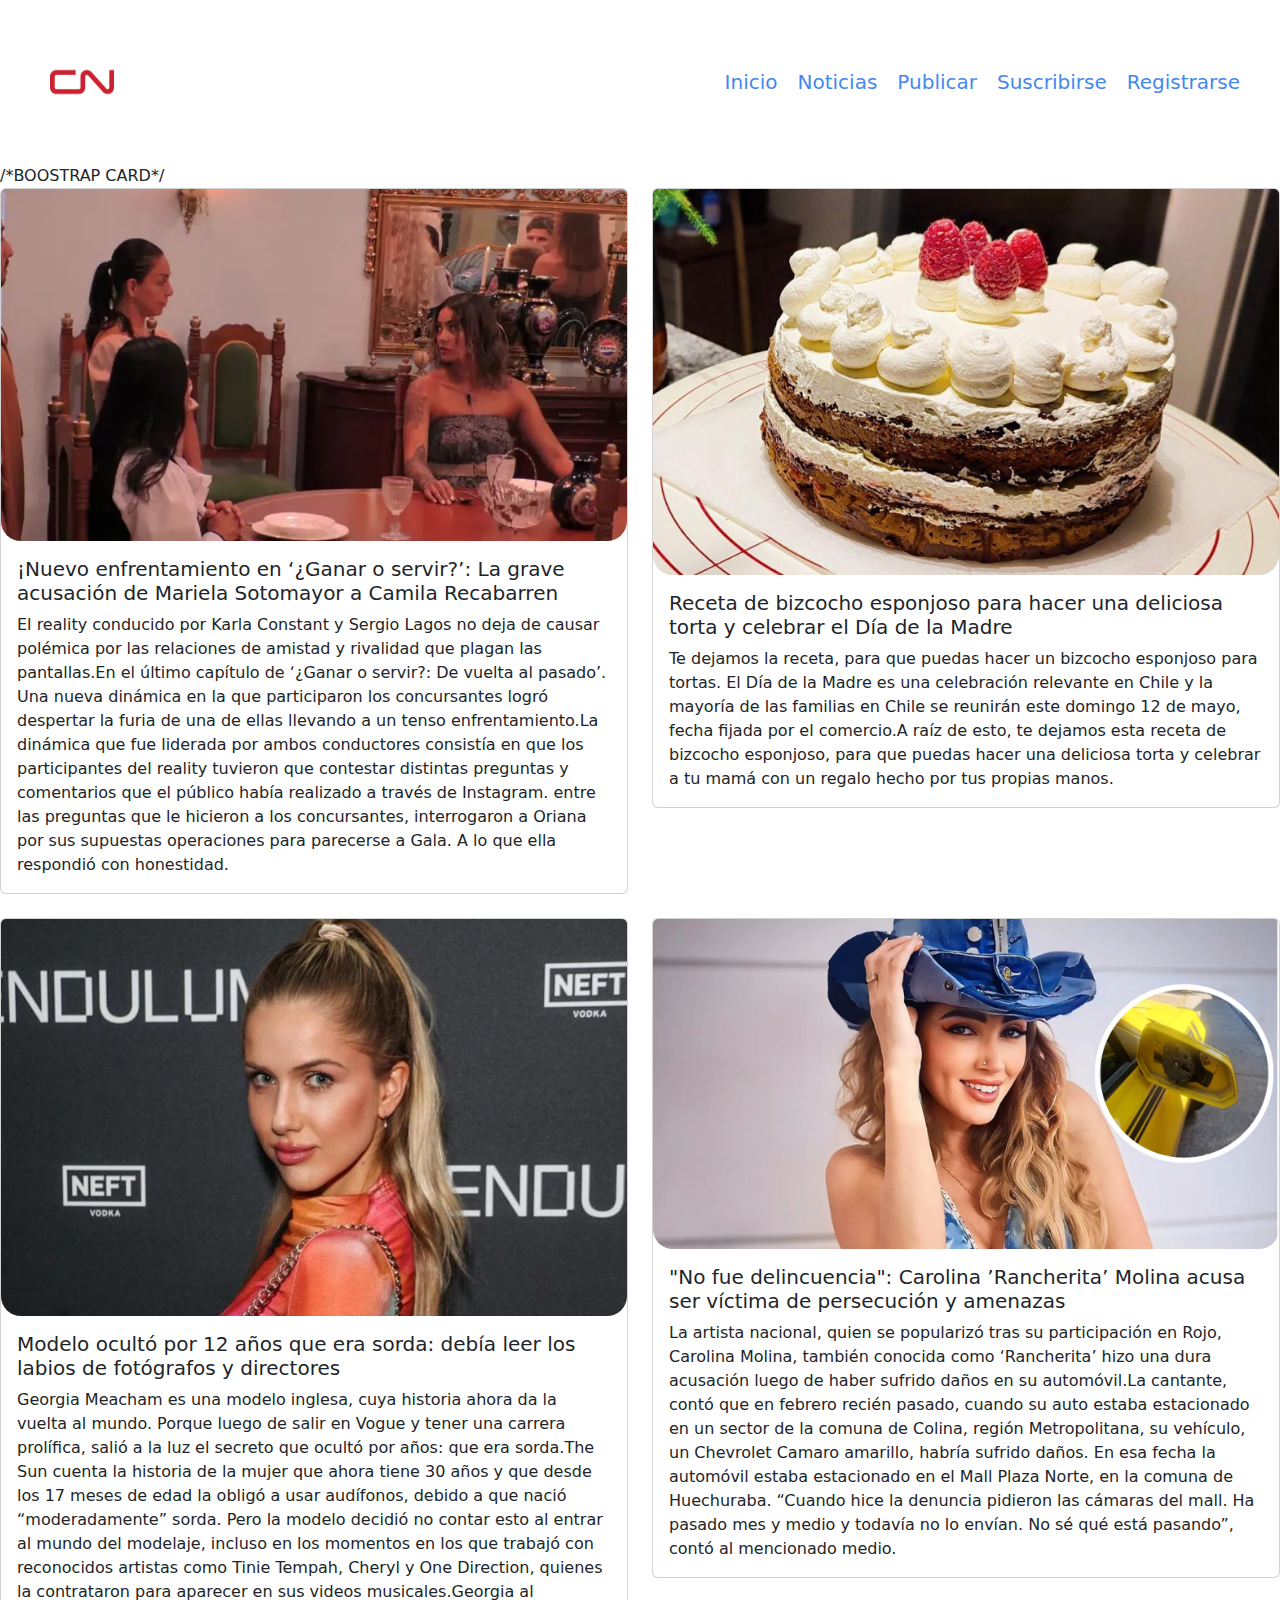
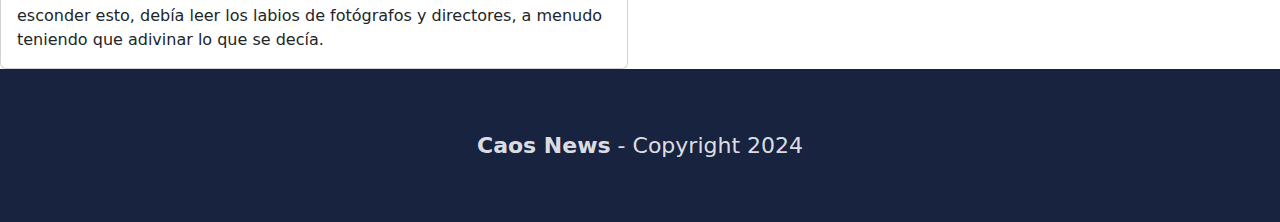
<file: espectaculo.html>
<!DOCTYPE html>
<html lang="en">
<head>
    <meta charset="UTF-8">
    <meta name="viewport" content="width=device-width, initial-scale=1.0">
    <title>Caos News</title>
    <link rel="stylesheet" href="styles.css">
    <link href="https://cdn.jsdelivr.net/npm/bootstrap@5.3.3/dist/css/bootstrap.min.css" rel="stylesheet" integrity="sha384-QWTKZyjpPEjISv5WaRU9OFeRpok6YctnYmDr5pNlyT2bRjXh0JMhjY6hW+ALEwIH" crossorigin="anonymous">
</head>
<body>
    <header class="header">
       
        <input type="checkbox" class="header__checkbox" id="open-menu">
        <label for="open-menu" class="header__open-nav-button" role="button">=</label>
        <div class="header__logo-container">
            <img class="header__logo" src="img/logo.png">
        </div>
        <nav class="header__nav">
            <ul class="header__nav-list">
              <li class="header__nav-item"><a href="index.html">Inicio</a></li>
              <li class="header__nav-item"><a href="#portfolio">Noticias</a></li>
              <li class="header__nav-item"><a href="publicar.html">Publicar</a></li>
              <li class="header__nav-item"><a href="compra.html">Suscribirse</a></li>
              <li class="header__nav-item"><a href="formulario.html">Registrarse</a></li>
            </ul>
        </nav>
    </header>
    <main >

      /*BOOSTRAP CARD*/
        <div class="row row-cols-1 row-cols-md-2 g-4">
            <div class="col">
              <div class="card">
                <img src="img/ganaroservir.png" class="card-img-top" alt="...">
                <div class="card-body">
                  <h5 class="card-title">¡Nuevo enfrentamiento en ‘¿Ganar o servir?’: La grave acusación de Mariela Sotomayor a Camila Recabarren</h5>
                  <p class="card-text">El reality conducido por Karla Constant y Sergio Lagos no deja de causar polémica por las relaciones de amistad y rivalidad que plagan las pantallas.En el último capítulo de ‘¿Ganar o servir?: De vuelta al pasado’. Una nueva dinámica en la que participaron los concursantes logró despertar la furia de una de ellas llevando a un tenso enfrentamiento.La dinámica que fue liderada por ambos conductores consistía en que los participantes del reality tuvieron que contestar distintas preguntas y comentarios que el público había realizado a través de Instagram. entre las preguntas que le hicieron a los concursantes, interrogaron a Oriana por sus supuestas operaciones para parecerse a Gala. A lo que ella respondió con honestidad.</p>
                </div>
              </div>
            </div>
            <div class="col">
              <div class="card">
                <img src="img/madre.png" class="card-img-top" alt="...">
                <div class="card-body">
                  <h5 class="card-title">Receta de bizcocho esponjoso para hacer una deliciosa torta y celebrar el Día de la Madre</h5>
                  <p class="card-text">Te dejamos la receta, para que puedas hacer un bizcocho esponjoso para tortas.
                    El Día de la Madre es una celebración relevante en Chile y la mayoría de las familias en Chile se reunirán este domingo 12 de mayo, fecha fijada por el comercio.A raíz de esto, te dejamos esta receta de bizcocho esponjoso, para que puedas hacer una deliciosa torta y celebrar a tu mamá con un regalo hecho por tus propias manos. </p>
                </div>
              </div>
            </div>
            <div class="col">
              <div class="card">
                <img src="img/modelo.png" class="card-img-top" alt="...">
                <div class="card-body">
                  <h5 class="card-title">Modelo ocultó por 12 años que era sorda: debía leer los labios de fotógrafos y directores</h5>
                  <p class="card-text">Georgia Meacham es una modelo inglesa, cuya historia ahora da la vuelta al mundo. Porque luego de salir en Vogue y tener una carrera prolífica, salió a la luz el secreto que ocultó por años: que era sorda.The Sun cuenta la historia de la mujer que ahora tiene 30 años y que desde los 17 meses de edad la obligó a usar audífonos, debido a que nació “moderadamente” sorda. Pero la modelo decidió no contar esto al entrar al mundo del modelaje, incluso en los momentos en los que trabajó con reconocidos artistas como Tinie Tempah, Cheryl y One Direction, quienes la contrataron para aparecer en sus videos musicales.Georgia al esconder esto, debía leer los labios de fotógrafos y directores, a menudo teniendo que adivinar lo que se decía.</p>
                </div>
              </div>
            </div>
            <div class="col">
              <div class="card">
                <img src="img/rancherita.png" class="card-img-top" alt="...">
                <div class="card-body">
                  <h5 class="card-title">"No fue delincuencia": Carolina ’Rancherita’ Molina acusa ser víctima de persecución y amenazas</h5>
                  <p class="card-text">La artista nacional, quien se popularizó tras su participación en Rojo, Carolina Molina, también conocida como ‘Rancherita’ hizo una dura acusación luego de haber sufrido daños en su automóvil.La cantante, contó que en febrero recién pasado, cuando su auto estaba estacionado en un sector de la comuna de Colina, región Metropolitana, su vehículo, un Chevrolet Camaro amarillo, habría sufrido daños. En esa fecha la automóvil estaba estacionado en el Mall Plaza Norte, en la comuna de Huechuraba. “Cuando hice la denuncia pidieron las cámaras del mall. Ha pasado mes y medio y todavía no lo envían. No sé qué está pasando”, contó al mencionado medio.</p>
                </div>
              </div>
            </div>
          </div>
              
    </main>
    
   
    <footer>
        <strong>Caos News</strong> - Copyright 2024
    </footer>
    <script src="https://cdn.jsdelivr.net/npm/bootstrap@5.3.3/dist/js/bootstrap.bundle.min.js" integrity="sha384-YvpcrYf0tY3lHB60NNkmXc5s9fDVZLESaAA55NDzOxhy9GkcIdslK1eN7N6jIeHz" crossorigin="anonymous"></script>
    <script src="https://cdn.jsdelivr.net/npm/@popperjs/core@2.11.8/dist/umd/popper.min.js" integrity="sha384-I7E8VVD/ismYTF4hNIPjVp/Zjvgyol6VFvRkX/vR+Vc4jQkC+hVqc2pM8ODewa9r" crossorigin="anonymous"></script>
    <script src="https://cdn.jsdelivr.net/npm/bootstrap@5.3.3/dist/js/bootstrap.min.js" integrity="sha384-0pUGZvbkm6XF6gxjEnlmuGrJXVbNuzT9qBBavbLwCsOGabYfZo0T0to5eqruptLy" crossorigin="anonymous"></script>
    <script src="https://ajax.googleapis.com/ajax/libs/jquery/3.7.1/jquery.min.js"></script>
    <script src="codigo.js"></script>
</body>
</html>
</file>
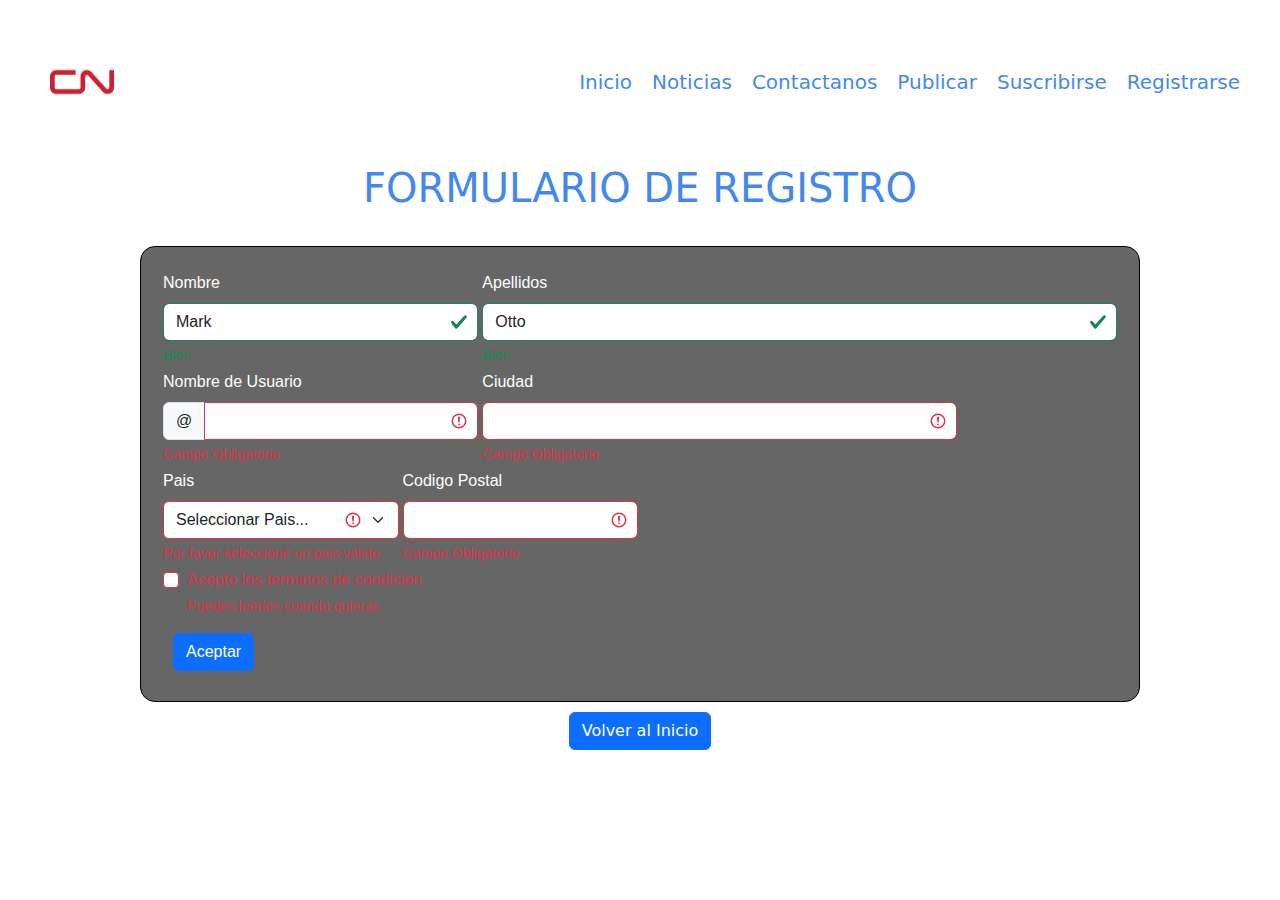
<file: formulario.html>
<!DOCTYPE html>
<html lang="en">
<head>
    <meta charset="UTF-8">
    <meta name="viewport" content="width=device-width, initial-scale=1.0">
    <meta http-equiv="X-UA-Compatible" content="IE-edge">
    <title>Popovers</title>
    <link rel="stylesheet" href="styles.css">
    <link href="https://cdn.jsdelivr.net/npm/bootstrap@5.3.3/dist/css/bootstrap.min.css" rel="stylesheet"
    integrity="sha384-QWTKZyjpPEjISv5WaRU9OFeRpok6YctnYmDr5pNlyT2bRjXh0JMhjY6hW+ALEwIH" crossorigin="anonymous">
</head>
<body>
  <header class="header">
       
    <input type="checkbox" class="header__checkbox" id="open-menu">
    <label for="open-menu" class="header__open-nav-button" role="button">=</label>
    <div class="header__logo-container">
        <img class="header__logo" src="img/logo.png">
    </div>
    <nav class="header__nav">
        <ul class="header__nav-list">
          <li class="header__nav-item"><a href="index.html">Inicio</a></li>
          <li class="header__nav-item"><a href="#portfolio">Noticias</a></li>
          <li class="header__nav-item"><a href="#contact">Contactanos</a></li>
          <li class="header__nav-item"><a href="publicar.html">Publicar</a></li>
          <li class="header__nav-item"><a href="compra.html">Suscribirse</a></li>
          <li class="header__nav-item"><a href="formulario.html">Registrarse</a></li>
        </ul>
    </nav>
</header>
  <h1 class="formularioh1">FORMULARIO DE REGISTRO</h1>
    <main class="form">
        <form class="row g-1">
            <div class="col-md-4">
              <label for="validationServer01" class="form-label">Nombre</label>
              <input type="text" class="form-control is-valid" id="validationServer01" value="Mark" required>
              <div class="valid-feedback">
                Bien
              </div>
            </div>
            <div class="col-md-8">
              <label for="validationServer02" class="form-label">Apellidos</label>
              <input type="text" class="form-control is-valid" id="validationServer02" value="Otto" required>
              <div class="valid-feedback">
                Bien
              </div>
            </div>
            <div class="col-md-4">
              <label for="validationServerUsername" class="form-label">Nombre de Usuario</label>
              <div class="input-group has-validation">
                <span class="input-group-text" id="inputGroupPrepend3">@</span>
                <input type="text" class="form-control is-invalid" id="validationServerUsername" aria-describedby="inputGroupPrepend3 validationServerUsernameFeedback" required>
                <div id="validationServerUsernameFeedback" class="invalid-feedback">
                  Campo Obligatorio
                </div>
              </div>
            </div>
            <div class="col-md-6">
              <label for="validationServer03" class="form-label">Ciudad</label>
              <input type="text" class="form-control is-invalid" id="validationServer03" aria-describedby="validationServer03Feedback" required>
              <div id="validationServer03Feedback" class="invalid-feedback">
                Campo Obligatorio
              </div>
            </div>
            <div class="col-md-3">
              <label for="validationServer04" class="form-label">Pais</label>
              <select class="form-select is-invalid" id="validationServer04" aria-describedby="validationServer04Feedback" required>
                <option selected disabled value="">Seleccionar Pais...</option>
                <option>CHILE</option>
                <option>ARGENTINA</option>
                <option>PERU</option>
              </select>
              <div id="validationServer04Feedback" class="invalid-feedback">
                Por favor seleccione un pais valido
              </div>
            </div>
            <div class="col-md-3">
              <label for="validationServer05" class="form-label">Codigo Postal</label>
              <input type="text" class="form-control is-invalid" id="validationServer05" aria-describedby="validationServer05Feedback" required>
              <div id="validationServer05Feedback" class="invalid-feedback">
                Campo Obligatorio
              </div>
            </div>
            <div class="col-12">
              <div class="form-check">
                <input class="form-check-input is-invalid" type="checkbox" value="" id="invalidCheck3" aria-describedby="invalidCheck3Feedback" required>
                <label class="form-check-label" for="invalidCheck3">
                  Acepto los terminos de condicion
                </label>
                <div id="invalidCheck3Feedback" class="invalid-feedback">
                  Puedes leerlos cuando quieras
                </div>
              </div>
            </div>
            <div class="col-12">
              <button class="btn btn-primary" type="submit">Aceptar</button>
            </div>
          </form>
          <a class="btn btn-primary" href="index.html" role="button">Volver al Inicio</a>
    </main>


    <script src="https://cdn.jsdelivr.net/npm/bootstrap@5.3.3/dist/js/bootstrap.bundle.min.js" integrity="sha384-YvpcrYf0tY3lHB60NNkmXc5s9fDVZLESaAA55NDzOxhy9GkcIdslK1eN7N6jIeHz" crossorigin="anonymous"></script>
    <script src="https://cdn.jsdelivr.net/npm/@popperjs/core@2.11.8/dist/umd/popper.min.js" integrity="sha384-I7E8VVD/ismYTF4hNIPjVp/Zjvgyol6VFvRkX/vR+Vc4jQkC+hVqc2pM8ODewa9r" crossorigin="anonymous"></script>
    <script src="https://cdn.jsdelivr.net/npm/bootstrap@5.3.3/dist/js/bootstrap.min.js" integrity="sha384-0pUGZvbkm6XF6gxjEnlmuGrJXVbNuzT9qBBavbLwCsOGabYfZo0T0to5eqruptLy" crossorigin="anonymous"></script>
    <script src="https://ajax.googleapis.com/ajax/libs/jquery/3.7.1/jquery.min.js"></script>
    <script src="codigo.js"></script>
    
</body>
</html>
</file>
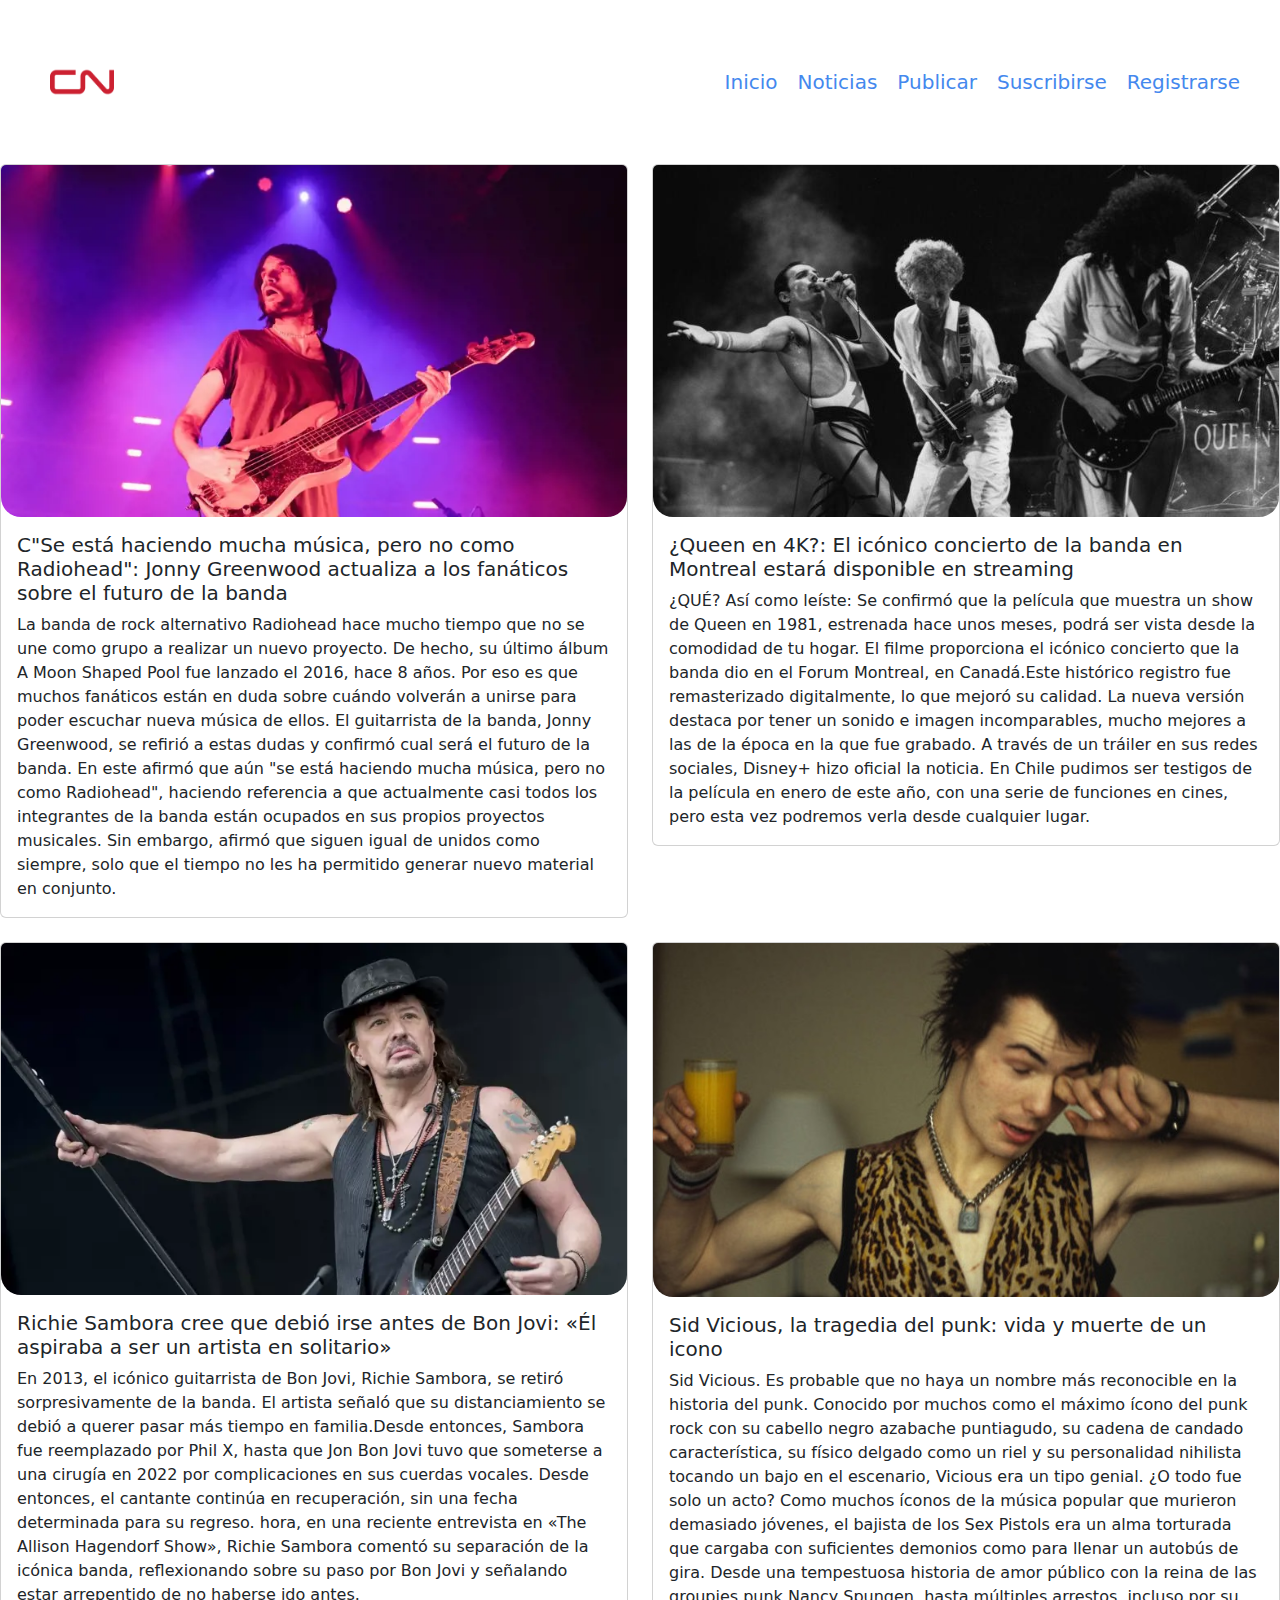
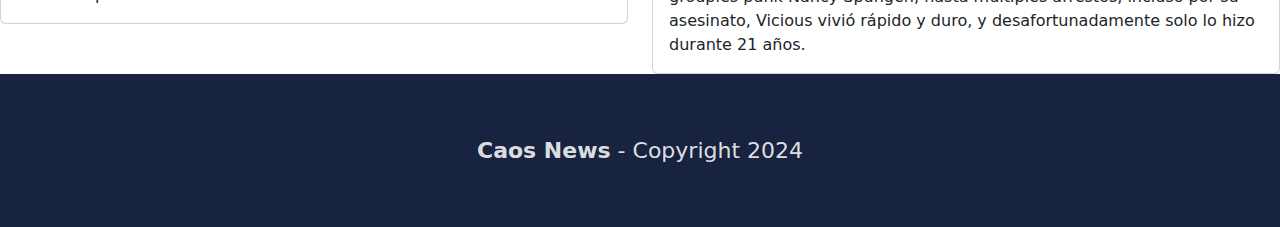
<file: musica.html>
<!DOCTYPE html>
<html lang="en">
<head>
    <meta charset="UTF-8">
    <meta name="viewport" content="width=device-width, initial-scale=1.0">
    <title>Caos News</title>
    <link rel="stylesheet" href="styles.css">
    <link href="https://cdn.jsdelivr.net/npm/bootstrap@5.3.3/dist/css/bootstrap.min.css" rel="stylesheet" integrity="sha384-QWTKZyjpPEjISv5WaRU9OFeRpok6YctnYmDr5pNlyT2bRjXh0JMhjY6hW+ALEwIH" crossorigin="anonymous">
</head>
<body>
    <header class="header">
        
        <input type="checkbox" class="header__checkbox" id="open-menu">
        <label for="open-menu" class="header__open-nav-button" role="button">=</label>
        <div class="header__logo-container">
            <img class="header__logo" src="img/logo.png">
        </div>
        <nav class="header__nav">
            <ul class="header__nav-list">
              <li class="header__nav-item"><a href="index.html">Inicio</a></li>
              <li class="header__nav-item"><a href="#portfolio">Noticias</a></li>
              <li class="header__nav-item"><a href="publicar.html">Publicar</a></li>
              <li class="header__nav-item"><a href="compra.html">Suscribirse</a></li>
              <li class="header__nav-item"><a href="formulario.html">Registrarse</a></li>
            </ul>
        </nav>
    </header>
    <main >
        <div class="row row-cols-1 row-cols-md-2 g-4">
            <div class="col">
              <div class="card">
                <img src="img/radiohead.png" class="card-img-top" alt="...">
                <div class="card-body">
                  <h5 class="card-title">C"Se está haciendo mucha música, pero no como Radiohead": Jonny Greenwood actualiza a los fanáticos sobre el futuro de la banda</h5>
                  <p class="card-text">La banda de rock alternativo Radiohead hace mucho tiempo que no se une como grupo a realizar un nuevo proyecto. De hecho, su último álbum A Moon Shaped Pool fue lanzado el 2016, hace 8 años. Por eso es que muchos fanáticos están en duda sobre cuándo volverán a unirse para poder escuchar nueva música de ellos. El guitarrista de la banda, Jonny Greenwood, se refirió a estas dudas y confirmó cual será el futuro de la banda. En este afirmó que aún "se está haciendo mucha música, pero no como Radiohead", haciendo referencia a que actualmente casi todos los integrantes de la banda están ocupados en sus propios proyectos musicales. Sin embargo, afirmó que siguen igual de unidos como siempre, solo que el tiempo no les ha permitido generar nuevo material en conjunto.</p>
                </div>
              </div>
            </div>
            <div class="col">
              <div class="card">
                <img src="img/queen.png" class="card-img-top" alt="...">
                <div class="card-body">
                  <h5 class="card-title">¿Queen en 4K?: El icónico concierto de la banda en Montreal estará disponible en streaming</h5>
                  <p class="card-text">¿QUÉ? Así como leíste: Se confirmó que la película que muestra un show de Queen en 1981, estrenada hace unos meses, podrá ser vista desde la comodidad de tu hogar. El filme proporciona el icónico concierto que la banda dio en el Forum Montreal, en Canadá.Este histórico registro fue remasterizado digitalmente, lo que mejoró su calidad. La nueva versión destaca por tener un sonido e imagen incomparables, mucho mejores a las de la época en la que fue grabado. A través de un tráiler en sus redes sociales, Disney+ hizo oficial la noticia. En Chile pudimos ser testigos de la película en enero de este año, con una serie de funciones en cines, pero esta vez podremos verla desde cualquier lugar.</p>
                </div>
              </div>
            </div>
            <div class="col">
              <div class="card">
                <img src="img/sambora.png" class="card-img-top" alt="...">
                <div class="card-body">
                  <h5 class="card-title">Richie Sambora cree que debió irse antes de Bon Jovi: «Él aspiraba a ser un artista en solitario»</h5>
                  <p class="card-text">En 2013, el icónico guitarrista de Bon Jovi, Richie Sambora, se retiró sorpresivamente de la banda. El artista señaló que su distanciamiento se debió a querer pasar más tiempo en familia.Desde entonces, Sambora fue reemplazado por Phil X, hasta que Jon Bon Jovi tuvo que someterse a una cirugía en 2022 por complicaciones en sus cuerdas vocales. Desde entonces, el cantante continúa en recuperación, sin una fecha determinada para su regreso. hora, en una reciente entrevista en «The Allison Hagendorf Show», Richie Sambora comentó su separación de la icónica banda, reflexionando sobre su paso por Bon Jovi y señalando estar arrepentido de no haberse ido antes.</p>
                </div>
              </div>
            </div>
            <div class="col">
              <div class="card">
                <img src="img/sid.png" class="card-img-top" alt="...">
                <div class="card-body">
                  <h5 class="card-title">Sid Vicious, la tragedia del punk: vida y muerte de un icono</h5>
                  <p class="card-text">Sid Vicious. Es probable que no haya un nombre más reconocible en la historia del punk. Conocido por muchos como el máximo ícono del punk rock con su cabello negro azabache puntiagudo, su cadena de candado característica, su físico delgado como un riel y su personalidad nihilista tocando un bajo en el escenario, Vicious era un tipo genial. ¿O todo fue solo un acto? Como muchos íconos de la música popular que murieron demasiado jóvenes, el bajista de los Sex Pistols era un alma torturada que cargaba con suficientes demonios como para llenar un autobús de gira. Desde una tempestuosa historia de amor público con la reina de las groupies punk Nancy Spungen, hasta múltiples arrestos, incluso por su asesinato, Vicious vivió rápido y duro, y desafortunadamente solo lo hizo durante 21 años.</p>
                </div>
              </div>
            </div>
          </div>
              
    </main>
    
   
    <footer>
        <strong>Caos News</strong> - Copyright 2024
    </footer>
    <script src="https://cdn.jsdelivr.net/npm/bootstrap@5.3.3/dist/js/bootstrap.bundle.min.js" integrity="sha384-YvpcrYf0tY3lHB60NNkmXc5s9fDVZLESaAA55NDzOxhy9GkcIdslK1eN7N6jIeHz" crossorigin="anonymous"></script>
    <script src="https://cdn.jsdelivr.net/npm/@popperjs/core@2.11.8/dist/umd/popper.min.js" integrity="sha384-I7E8VVD/ismYTF4hNIPjVp/Zjvgyol6VFvRkX/vR+Vc4jQkC+hVqc2pM8ODewa9r" crossorigin="anonymous"></script>
    <script src="https://cdn.jsdelivr.net/npm/bootstrap@5.3.3/dist/js/bootstrap.min.js" integrity="sha384-0pUGZvbkm6XF6gxjEnlmuGrJXVbNuzT9qBBavbLwCsOGabYfZo0T0to5eqruptLy" crossorigin="anonymous"></script>
    <script src="https://ajax.googleapis.com/ajax/libs/jquery/3.7.1/jquery.min.js"></script>
    <script src="codigo.js"></script>
</body>
</html>
</file>
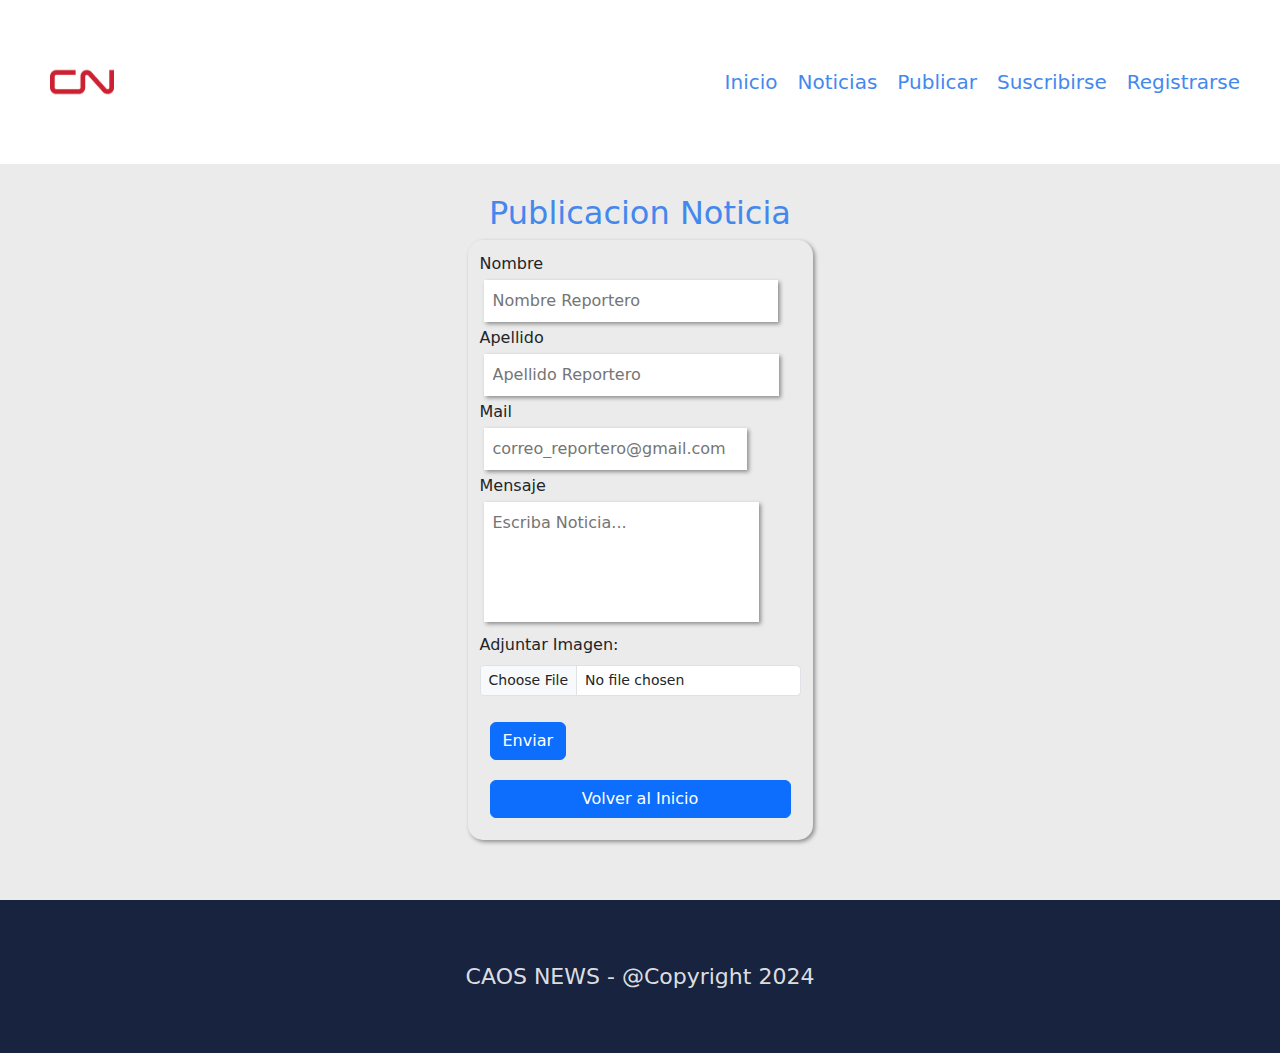
<file: publicar.html>
<!DOCTYPE html>
<html lang="en">
<head>
    <meta charset="UTF-8">
    <meta name="viewport" content="width=device-width, initial-scale=1.0">
    <title>Caos News</title>
    <link rel="stylesheet" href="styles.css">
    <link rel="icon" href="icon.png" type="image/png">
    <link href="https://cdn.jsdelivr.net/npm/bootstrap@5.3.3/dist/css/bootstrap.min.css" rel="stylesheet"   integrity="sha384-QWTKZyjpPEjISv5WaRU9OFeRpok6YctnYmDr5pNlyT2bRjXh0JMhjY6hW+ALEwIH" crossorigin="anonymous">
</head>
<body class="publicar">
    <header class="header">
        
        <input type="checkbox" class="header__checkbox" id="open-menu">
        <label for="open-menu" class="header__open-nav-button" role="button">=</label>
        <div class="header__logo-container">
            <img class="header__logo" src="img/logo.png">
        </div>
        <nav class="header__nav">
            <ul class="header__nav-list">
                <li class="header__nav-item"><a href="index.html">Inicio</a></li>
                <li class="header__nav-item"><a href="#portfolio">Noticias</a></li>
                <li class="header__nav-item"><a href="publicar.html">Publicar</a></li>
                <li class="header__nav-item"><a href="compra.html">Suscribirse</a></li>
                <li class="header__nav-item"><a href="formulario.html">Registrarse</a></li>
            </ul>
        </nav>
    </header>

    
    <main class="form2">
        <h2 class="form__title2">Publicacion Noticia</h2>
    <form class="form__form">
        <div class="form__input-container">
            <label>Nombre
                <input type="text" placeholder="Nombre Reportero">
            </label>
        </div>
        <div class="form__input-container">
            <label>Apellido
                <input type="text" placeholder="Apellido Reportero">
            </label>
        </div>
        <div class="form__input-container">
            <label>Mail
                <input type="email" placeholder="correo_reportero@gmail.com">
            </label>
        </div>
        <div class="form__input-container">
            <label>Mensaje
                <textarea placeholder="Escriba Noticia..."></textarea>
            </label>
        </div>

        <div class="mb-3">
            <label for="formFileSm" class="form-label">Adjuntar Imagen:</label>
            <input class="form-control form-control-sm" id="formFileSm" type="file">
          </div>
    

          <div popovers>
            <button type="button" class="btn btn-primary" data-bs-toggle="modal" data-bs-target="#exampleModal">
                Enviar
            </button>
            </div>
                                <!-- Modal -->
            <div class="modal fade" id="exampleModal" tabindex="-1" aria-labelledby="exampleModalLabel" aria-hidden="true">
                <div class="modal-dialog">
                    <div class="modal-content">
                        <div class="modal-header">
                            <h1 class="modal-title fs-5" id="exampleModalLabel">Enviar noticia...</h1>
                            <button type="button" class="btn-close" data-bs-dismiss="modal" aria-label="Close"></button>
                        </div>
                        <div class="modal-body">
                            ¿Esta Seguro de enviar la noticia?, una vez enviada debe esperar 1 hr para ser subida si es validada por nosotros, Gracias
                        </div>
                        <div class="modal-footer">
                            <button type="button" class="btn btn-secondary" data-bs-dismiss="modal">Cerrar</button>
                            <a class="btn btn-primary" href="index.html" role="button">Ingresar</a>
                        </div>
                    </div>
                </div>
            </div>
            <a class="btn btn-primary" href="index.html" role="button">Volver al Inicio</a>
        
    </form>
</main>

    <footer>
        CAOS NEWS - @Copyright 2024
    </footer>
    <script src="https://cdn.jsdelivr.net/npm/bootstrap@5.3.3/dist/js/bootstrap.bundle.min.js" integrity="sha384-YvpcrYf0tY3lHB60NNkmXc5s9fDVZLESaAA55NDzOxhy9GkcIdslK1eN7N6jIeHz" crossorigin="anonymous"></script>
    <script src="https://cdn.jsdelivr.net/npm/@popperjs/core@2.11.8/dist/umd/popper.min.js" integrity="sha384-I7E8VVD/ismYTF4hNIPjVp/Zjvgyol6VFvRkX/vR+Vc4jQkC+hVqc2pM8ODewa9r" crossorigin="anonymous"></script>
    <script src="https://cdn.jsdelivr.net/npm/bootstrap@5.3.3/dist/js/bootstrap.min.js" integrity="sha384-0pUGZvbkm6XF6gxjEnlmuGrJXVbNuzT9qBBavbLwCsOGabYfZo0T0to5eqruptLy" crossorigin="anonymous"></script>
    <script src="https://ajax.googleapis.com/ajax/libs/jquery/3.7.1/jquery.min.js"></script>
    <script src="codigo.js"></script>

</body>
</html>
</file>
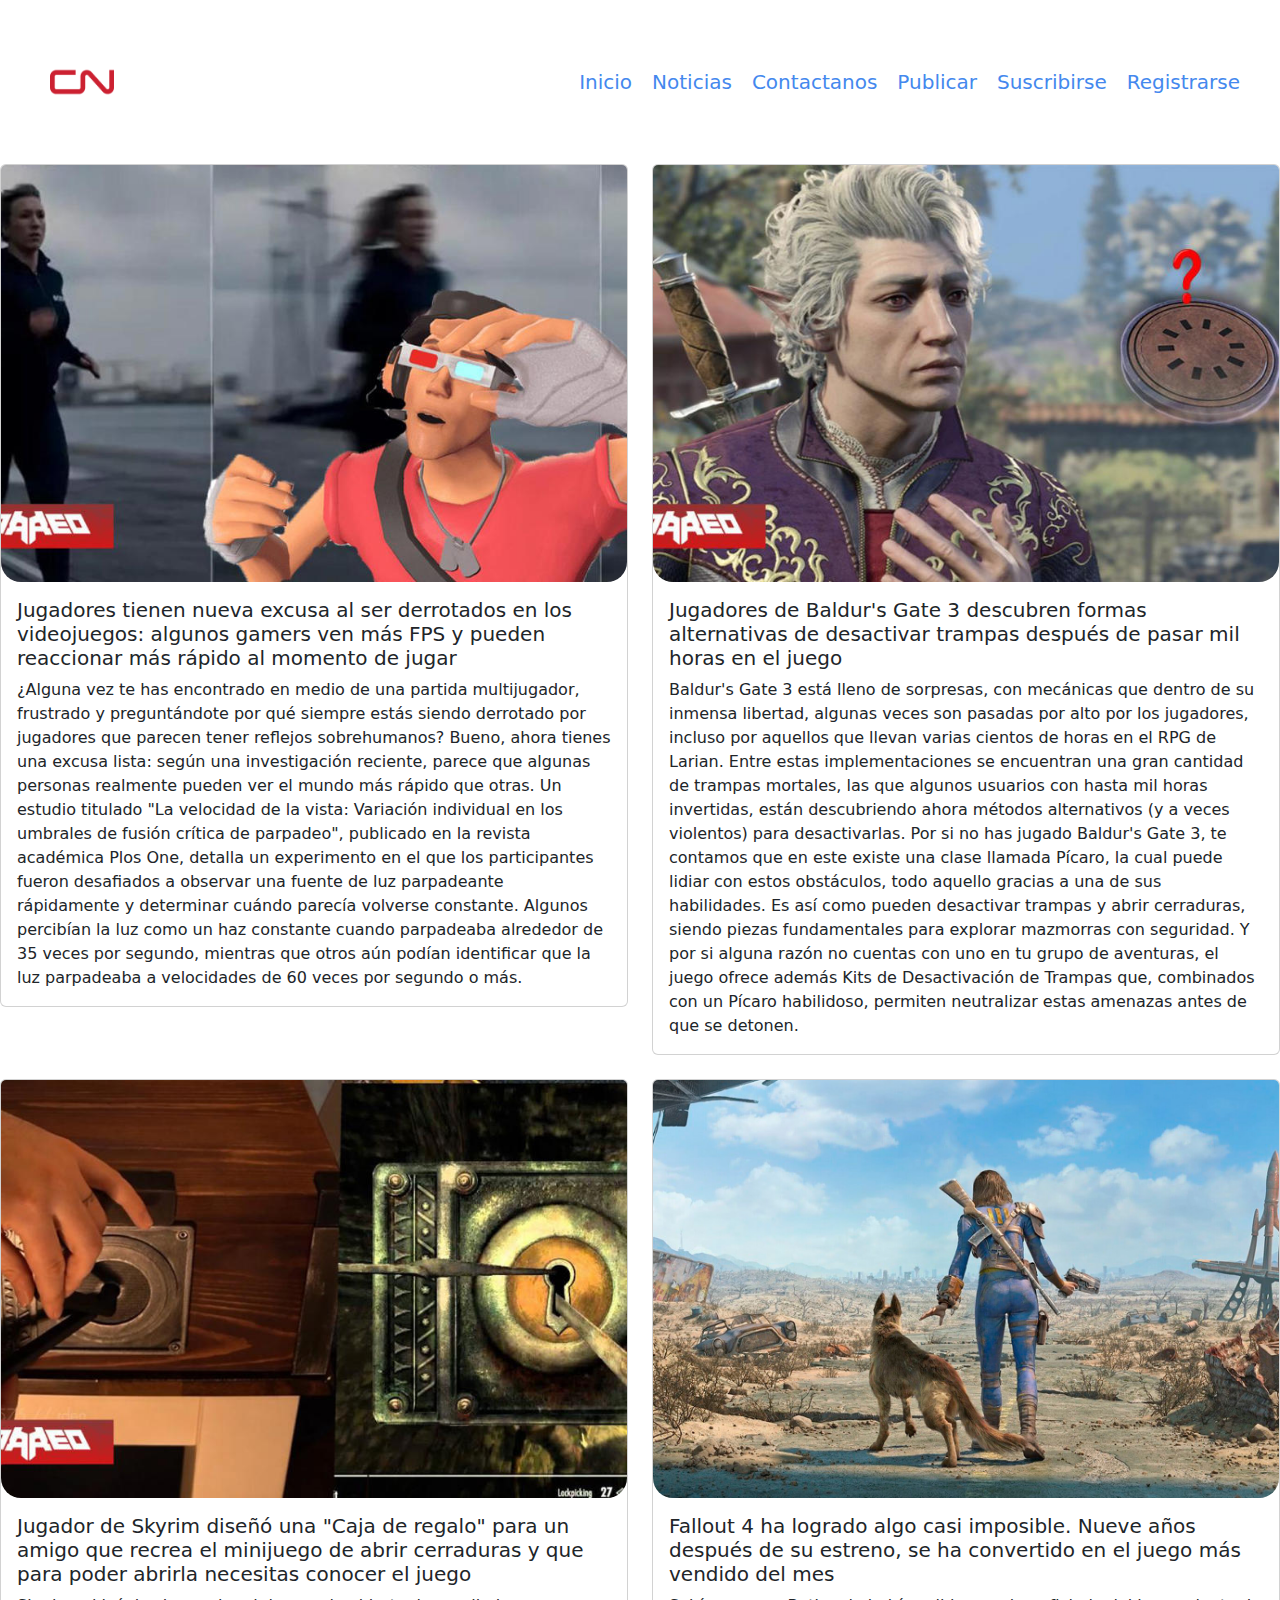
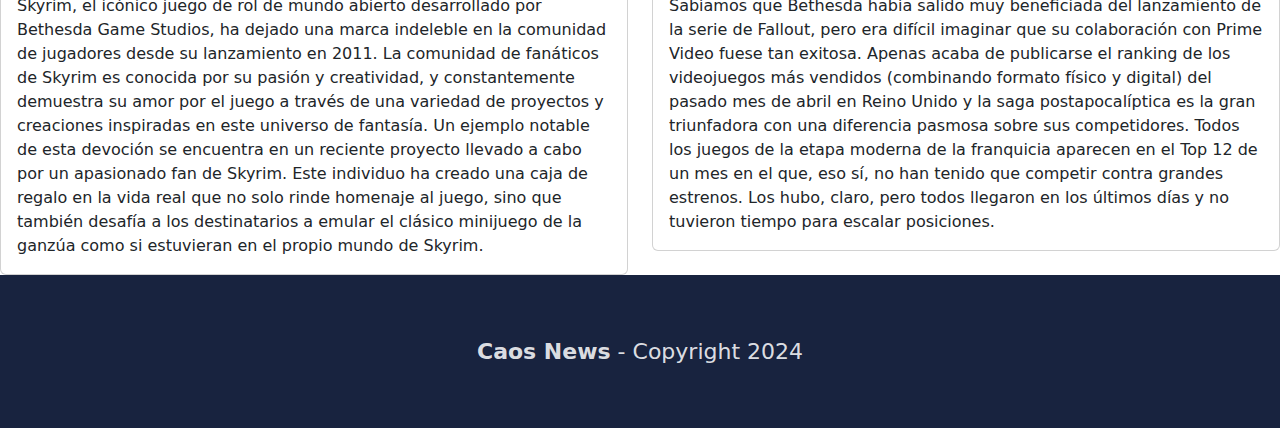
<file: videojuegos.html>
<!DOCTYPE html>
<html lang="en">
<head>
    <meta charset="UTF-8">
    <meta name="viewport" content="width=device-width, initial-scale=1.0">
    <title>Caos News</title>
    <link rel="stylesheet" href="styles.css">
    <link href="https://cdn.jsdelivr.net/npm/bootstrap@5.3.3/dist/css/bootstrap.min.css" rel="stylesheet" integrity="sha384-QWTKZyjpPEjISv5WaRU9OFeRpok6YctnYmDr5pNlyT2bRjXh0JMhjY6hW+ALEwIH" crossorigin="anonymous">
</head>
<body>
    <header class="header">
        
        <input type="checkbox" class="header__checkbox" id="open-menu">
        <label for="open-menu" class="header__open-nav-button" role="button">=</label>
        <div class="header__logo-container">
            <img class="header__logo" src="img/logo.png">
        </div>
        <nav class="header__nav">
            <ul class="header__nav-list">
              <li class="header__nav-item"><a href="index.html">Inicio</a></li>
              <li class="header__nav-item"><a href="#portfolio">Noticias</a></li>
              <li class="header__nav-item"><a href="#contact">Contactanos</a></li>
              <li class="header__nav-item"><a href="publicar.html">Publicar</a></li>
              <li class="header__nav-item"><a href="compra.html">Suscribirse</a></li>
              <li class="header__nav-item"><a href="formulario.html">Registrarse</a></li>
            </ul>
        </nav>
    </header>
    <main >
        <div class="row row-cols-1 row-cols-md-2 g-4">
            <div class="col">
              <div class="card">
                <img src="img/fps.png" class="card-img-top" alt="...">
                <div class="card-body">
                  <h5 class="card-title">Jugadores tienen nueva excusa al ser derrotados en los videojuegos: algunos gamers ven más FPS y pueden reaccionar más rápido al momento de jugar</h5>
                  <p class="card-text">¿Alguna vez te has encontrado en medio de una partida multijugador, frustrado y preguntándote por qué siempre estás siendo derrotado por jugadores que parecen tener reflejos sobrehumanos? Bueno, ahora tienes una excusa lista: según una investigación reciente, parece que algunas personas realmente pueden ver el mundo más rápido que otras. Un estudio titulado "La velocidad de la vista: Variación individual en los umbrales de fusión crítica de parpadeo", publicado en la revista académica Plos One, detalla un experimento en el que los participantes fueron desafiados a observar una fuente de luz parpadeante rápidamente y determinar cuándo parecía volverse constante. Algunos percibían la luz como un haz constante cuando parpadeaba alrededor de 35 veces por segundo, mientras que otros aún podían identificar que la luz parpadeaba a velocidades de 60 veces por segundo o más.</p>
                </div>
              </div>
            </div>
            <div class="col">
              <div class="card">
                <img src="img/balbur.png" class="card-img-top" alt="...">
                <div class="card-body">
                  <h5 class="card-title">Jugadores de Baldur's Gate 3 descubren formas alternativas de desactivar trampas después de pasar mil horas en el juego</h5>
                  <p class="card-text">Baldur's Gate 3 está lleno de sorpresas, con mecánicas que dentro de su inmensa libertad, algunas veces son pasadas por alto por los jugadores, incluso por aquellos que llevan varias cientos de horas en el RPG de Larian. Entre estas implementaciones se encuentran una gran cantidad de trampas mortales, las que algunos usuarios con hasta mil horas invertidas, están descubriendo ahora métodos alternativos (y a veces violentos) para desactivarlas. Por si no has jugado Baldur's Gate 3, te contamos que en este existe una clase llamada Pícaro, la cual puede lidiar con estos obstáculos, todo aquello gracias a una de sus habilidades. Es así como pueden desactivar trampas y abrir cerraduras, siendo piezas fundamentales para explorar mazmorras con seguridad. Y por si alguna razón no cuentas con uno en tu grupo de aventuras, el juego ofrece además Kits de Desactivación de Trampas que, combinados con un Pícaro habilidoso, permiten neutralizar estas amenazas antes de que se detonen.</p>
                </div>
              </div>
            </div>
            <div class="col">
              <div class="card">
                <img src="img/skirym.png" class="card-img-top" alt="...">
                <div class="card-body">
                  <h5 class="card-title">Jugador de Skyrim diseñó una "Caja de regalo" para un amigo que recrea el minijuego de abrir cerraduras y que para poder abrirla necesitas conocer el juego</h5>
                  <p class="card-text">Skyrim, el icónico juego de rol de mundo abierto desarrollado por Bethesda Game Studios, ha dejado una marca indeleble en la comunidad de jugadores desde su lanzamiento en 2011. La comunidad de fanáticos de Skyrim es conocida por su pasión y creatividad, y constantemente demuestra su amor por el juego a través de una variedad de proyectos y creaciones inspiradas en este universo de fantasía. Un ejemplo notable de esta devoción se encuentra en un reciente proyecto llevado a cabo por un apasionado fan de Skyrim. Este individuo ha creado una caja de regalo en la vida real que no solo rinde homenaje al juego, sino que también desafía a los destinatarios a emular el clásico minijuego de la ganzúa como si estuvieran en el propio mundo de Skyrim.</p>
                </div>
              </div>
            </div>
            <div class="col">
              <div class="card">
                <img src="img/fallout.png" class="card-img-top" alt="...">
                <div class="card-body">
                  <h5 class="card-title">Fallout 4 ha logrado algo casi imposible. Nueve años después de su estreno, se ha convertido en el juego más vendido del mes</h5>
                  <p class="card-text">Sabíamos que Bethesda había salido muy beneficiada del lanzamiento de la serie de Fallout, pero era difícil imaginar que su colaboración con Prime Video fuese tan exitosa. Apenas acaba de publicarse el ranking de los videojuegos más vendidos (combinando formato físico y digital) del pasado mes de abril en Reino Unido y la saga postapocalíptica es la gran triunfadora con una diferencia pasmosa sobre sus competidores. Todos los juegos de la etapa moderna de la franquicia aparecen en el Top 12 de un mes en el que, eso sí, no han tenido que competir contra grandes estrenos. Los hubo, claro, pero todos llegaron en los últimos días y no tuvieron tiempo para escalar posiciones.</p>
                </div>
              </div>
            </div>
          </div>
              
    </main>
    
   
    <footer>
        <strong>Caos News</strong> - Copyright 2024
    </footer>
    <script src="https://cdn.jsdelivr.net/npm/bootstrap@5.3.3/dist/js/bootstrap.bundle.min.js" integrity="sha384-YvpcrYf0tY3lHB60NNkmXc5s9fDVZLESaAA55NDzOxhy9GkcIdslK1eN7N6jIeHz" crossorigin="anonymous"></script>
    <script src="https://cdn.jsdelivr.net/npm/@popperjs/core@2.11.8/dist/umd/popper.min.js" integrity="sha384-I7E8VVD/ismYTF4hNIPjVp/Zjvgyol6VFvRkX/vR+Vc4jQkC+hVqc2pM8ODewa9r" crossorigin="anonymous"></script>
    <script src="https://cdn.jsdelivr.net/npm/bootstrap@5.3.3/dist/js/bootstrap.min.js" integrity="sha384-0pUGZvbkm6XF6gxjEnlmuGrJXVbNuzT9qBBavbLwCsOGabYfZo0T0to5eqruptLy" crossorigin="anonymous"></script>
    <script src="https://ajax.googleapis.com/ajax/libs/jquery/3.7.1/jquery.min.js"></script>
    <script src="codigo.js"></script>
</body>
</html>
</file>
<file: styles.css>
* {
    box-sizing: border-box;
    scroll-behavior: smooth;
}

body {
    font-family: sans-serif;
    background-color: #e2eaff;
    color: #101632dd;
}

div, ul, nav, header, footer, a, li, label, body {
    margin: 0;
    padding: 0;
}
/*    CONFIGURACION DE LA HORA          */
.reloj {
    background: linear-gradient(#111, #666);
    border: 2px solid #000;
    display: inline-flex;
    border-radius: 10px;
}

.reloj div {
    color: #fff;
    padding: 4px 6px;
    font-size: 40px;
    font-family: monospace;
    border: 1px solid #000;
}



/*    HEADERS SECTION       */

.header {
    background-color: #fff;
    display: flex;
    justify-content: space-between;
    align-items: center;
    position: relative;
    z-index: 10;
    text-align: center;
    font-size: 20px;
    color: #48e;
}

.header__open-nav-button {
    color: #48e;
    font-size: 3rem;
    font-weight: 600;
    position: absolute;
    right: 10px;
}

.header__checkbox {
    display: none;
    
}
.header__nav {
    display: none;
    background-color: #fff;
    position: absolute;
    height: 100vh;
    width: 100vw;
    top: 0;
    z-index: -1;    
}
.header__nav-list {
    display: flex;
    flex-direction: column;
    height: 40vh;
    margin: auto;
    justify-content: space-evenly;
}

.header__checkbox:checked ~ .header__nav {
    display: flex;
    
}

.header__logo {
    max-width: 100%;
    width: 64px;
    margin: 30px 50px;
}

.header__nav-item {
    list-style: none;  /*PARA SACAR LOS PUNTos DEL NAV*/
}

.header__nav-item a {
    color: inherit;  /*PARA HEREDAR EL COLOR*/
    text-decoration: none; /*PARA SACAR EL SUBRAYADO AL NAV*/
}
.header__nav-item a:hover {
    text-decoration: underline;
}

/*  HEADERS QUERIES  */

@media screen and (min-width: 600px) {

    .header {
        padding: 20px 0;
        animation: header-movement both;
        animation-timeline: scroll();
        position: sticky;
        top: 0;
        animation-range: 10px 100px;
    }

    .header__nav {
        display: block;
        position: static;
        height: auto;
        width: auto;
        justify-content: space-between;
        background-color: initial;
    }
    .header__nav-list {
        flex-direction: row;
        height: auto;
        width: auto;
        gap: 20px;
        margin-right: 40px;
    }
    .header__open-nav-button {
        display: none;
    }
}
/*    HEADERS ENDS      */


/*      PROFILE SECTION          */
.profile {
    container-name: profile;
    container-type: inline-size;
    animation: aparecer 2.4s -.6s both;
}

.profile__wrapper {
    display: flex;
    flex-direction: column;
    justify-content: center;
    background-color: #fff;
    max-width: 1900px;
}
.profile__data-container {
    
    max-height: 1900px;
    padding: 8px;
    
}

h1 {
    color: #26a;
    
}
.profile__description {
    color: #26a;
    display: flex;
    flex-direction: column;
    justify-content: center;
    max-height: 600px;
    padding: 6px;
    text-align: center;
}
.parrafo {
    color: #000;
    text-align: justify;
    padding: 5px;
    margin: 10px;
    justify-content: space-evenly;
    display: flex;
    width: auto; /* Ancho fijo del contenedor */
    height: auto; /* Altura automática para permitir el crecimiento vertical */
    background-color: #ccc6;
    border-radius: 5px;
    border: #000 solid 1px;
}

.btn-2 {
    text-align: center;
    width: 80px;
    height: 40px;
    margin: auto;
    margin-top: 8px;
    display: inline-block;
    justify-content: center; /* Centrado horizontal */
    align-items: center; /* Centrado vertical */
    font-size: 20px;
}


/*    EFECTO H1     */
.text {
    color: #48e;
    letter-spacing: 1px;
    animation: grow 1.5s both steps(8);
    overflow: hidden;
    position: relative;
}

.text::before {
    
    width: 1px;
    height: 100%;
    background-color: #48e;
    position: absolute;
    right: 0;
    border-radius: 4px;
    
}

@keyframes grow {
    from {
        width: 20%;
    }
    to {
        width: 100%;
    }
}
/*    FIN DE EFECTO H1      */



/*    EFECTO BOTONES TAMAÑO      */

.t12, .t14, .t16 {
    border: 2px solid #000;
    border-radius: 5px;
    margin: 2px;
    margin-top: 20px;
    opacity: 1; /* Opacidad normal */
    transition: opacity 0.2s ease-in-out; /* Transición más rápida y más fuerte */
    color: #000;
    
}

.t12:hover {
    opacity: 0.5;
    color: darkslategrey;
}
.t14:hover {
    opacity: 0.5;
    color: darkslategrey;
}
.t16:hover {
    opacity: 0.5;
    color: darkslategrey;
}

/* boton neon */
.button-container:has(.btn-2) {
    filter: drop-shadow(0px 0px 20px #48e)
    drop-shadow(0px 0px 4px #48e);
}
.btn-2 {
    border: 2px solid #000;
    color:  #fff;
    background-color: #0006;
}

.btn-2:hover {
    animation: parpadear 1s infinite alternate backwards;
}

.btn-2::before {
    content: '';
    background-color: #48e;
    display: block;
    height: 1px;
    width: 20%;
    position: absolute;
    z-index: -1;
    left: 0;
    right: 0;
    margin: auto;
    opacity: 0;
    top: -16px;
    transition: top .6s, opacity .6s, width .2s;
    animation: parpadear-linea 1s infinite alternate backwards;
}

.btn-2:hover::before {
    opacity: 1;
    top: -5px;
    width: 80%;
}

.btn-2::after {
    content: '';
    background-color: #48e;
    display: block;
    height: 1px;
    width: 10%;
    position: absolute;
    z-index: -1;
    left: 0;
    right: 0;
    margin: auto;
    opacity: 0;
    top: -19px;
    transition: top .6s, opacity .6s, width .6s;
    animation: parpadear-linea 1s infinite alternate-reverse backwards;
}

.btn-2:hover::after {
    opacity: 1;
    top: -9px;
    width: 50%;
}

@keyframes parpadear {
    0% {
        color: #fff3;
        border: 1px solid #fff3;
        text-shadow: none;
        box-shadow: none;
    }
    25% {
        border-color: #48e;
        color: rgb(111, 168, 255);
        box-shadow: 0px 0px 6px #48e3, 0px 0px 16px #48e3;
        text-shadow: 0px 0px 9px #48ee, 0px 0px 3px rgba(159,197,255,0.454);
    }
    35% {
        color: #fff3;
        border: 1px solid #fff3;
        text-shadow: none;
        box-shadow: none;
    }
    45% {
        border-color: #48e;
        color: rgb(111, 168, 255);
        box-shadow: 0px 0px 6px #48e3, 0px 0px 16px #48e3;
        
    }
    55% {
        color: #fff3;
        border: 1px solid #fff3;
        text-shadow: none;
        box-shadow: none;
    }
    65% {
        border-color: #48e;
        color: rgb(111, 168, 255);
        box-shadow: 0px 0px 6px #48e3, 0px 0px 16px #48e3;
        text-shadow: 0px 0px 9px #48ee, 0px 0px 3px rgba(159,197,255,0.454);
    }
    75% {
        color: #fff3;
        border: 1px solid #fff3;
        text-shadow: none;
        box-shadow: none;
    }
    85% {
        border-color: #48e;
        color: rgb(111, 168, 255);
        box-shadow: 0px 0px 6px #48e3, 0px 0px 16px #48e3;
        
    }
    95% {
        color: #fff3;
        border: 1px solid #fff3;
        text-shadow: none;
        box-shadow: none;
    }
    100% {
        border-color: #48e;
        color: rgb(111, 168, 255);
        box-shadow: 0px 0px 6px #48e3, 0px 0px 16px #48e3;
        text-shadow: 0px 0px 9px #48ee, 0px 0px 3px rgba(159,197,255,0.454);
    }
}
/*     FIN BOTON NEON      */


/*    PROFILES QUERIES      */

@container profile (min-width: 900px) {
    .profile__wrapper {
        flex-direction: row;
        padding: 20px;
        background-color: transparent;
        height: 90vh;
        margin: auto;
        
    }
    .profile__data-container {
        background-color: #fff;
        display: flex;
        align-items: center;
        border-radius: 0px 25px 25px 0px;
        box-shadow: 0px 0px 9px #0002;
    }
    h1{
        margin-top: 0;
        font-size: 4rem;
        text-wrap: balance;
    }
    .profile__data {
        max-width: 620px;
    }
    
}


/*    HEADERS ENDS      */

/*  PORTFOLIO SECTION   */

.portfolio {
    background-color: #18233f;
    color: #fff;
    min-height: 100vh;
    display: flex;
    flex-direction: column;
    text-align: center;
    container-name: portfolio;
    container-type: inline-size;
    justify-content: space-evenly;
}
.portfolio__title {
    font-size: 3rem;
    margin-bottom: 0;
}
.portfolio__project-container {
    display: grid;
    grid-template-columns: 1fr;
    max-width: 1300px;
    margin: auto;
    width: 100%;
    gap: 12px;
    padding: 12px;
    min-height: 80vh;
}
.portfolio__project {
    background-image: linear-gradient(#0009,#0009), url("img/fotonoticia.png");
    background-position: center;
    background-size: cover;
    display: grid;
    place-content: center;
    border-radius: 12px;
    animation: aparecer both;
    animation-timeline: view();
    animation-range: cover 5% cover 40%;
}
.portfolio__project:hover {
    opacity: 0.74;
    outline: 2px solid #fff6;
}
.portfolio__project-name {
    font-size: 50px;
    
}
/*     PORTFOLIO QUERIES       */

@container portfolio (min-width: 56.25rem) {
    .portfolio__project-container {
        grid-template-columns: repeat(auto-fill,minmax(420px,1fr));
    }
    .portfolio__project:first-child {
        grid-column: span 2;
    }
    .portfolio__project:nth-child(6) {
        grid-column: span 2;
    }
}


@container portfolio (min-width: 81.25rem) {
    .portfolio__project-container {
        grid-template-columns: repeat(auto-fill,minmax(300px,1fr));
    }
    .portfolio__project:first-child {
        grid-column: span 2;
        grid-row: span 2;
    }
    .portfolio__project:nth-child(6) {
        grid-column: span 4;
    }
}
/*      PORTFOLIO ENDS        */

/*    CONTACT SECTION      */

.form {
    min-height: 60vh;
    display: flex;
    flex-direction: column;
    justify-content: center;
    align-items: center;
    padding: 30px 0;
    container-name: form;
    container-type: inline-size;
    animation: aparecer both;
    animation-timeline: view();
    animation-range: cover 20% contain 40%;
}

.form2 {
    min-height: 60vh;
    display: grid;
    flex-direction: column;
    justify-content: center;
    align-items: center;
    padding: 30px 0;
    background-color: #ccc6;
    
}
.form__title2 {
    font-size: 2rem;
    color: #48e;
    text-align: center;
}
.form__form {
    flex: 1;
    padding: 12px;
    max-width: 600px;
    width: 100%;
    display: grid;
    margin-bottom: 30px;
    box-shadow: 2px 2px 4px #0006;
    border-radius: 15px;
}
.form__input-container :is(input,textarea) {
    width: 100%;
    padding: 9px;
    font-size: 16px;
    margin: 4px;
    border: none;
    box-shadow: 2px 2px 4px #0006;
}
.form__input-container textarea {
    resize: none;
    min-height: 120px;
    font-family: inherit;
}
.form__input-container input[type="submit"] {
    padding: 12px;
    background-color: #48e;
    color: #ccc;
    border-radius: 18px;
}

.form__input-container input[type="submit"]:hover {
    opacity: 0.74;
}
.form__title {
    font-size: 2rem;
}

/*    formulario de registrar      */
.formulario {
    font-family: sans-serif;
    font-size: 16px;
    border: 1px solid #000;
    color: #fff;
    background-color: #0009;
    border-radius: 15px;
    padding: 20px;
    max-width: 1000px;
    align-items: center;

}

.g-1 {
    font-family: sans-serif;
    font-size: 16px;
    border: 1px solid #000;
    color: #fff;
    background-color: #0009;
    border-radius: 15px;
    padding: 20px;
    max-width: 1000px;
    align-items: center;
}

.formularioh1 {
    text-align: center;
    color: #48e;
}

.btn-primary {
    
    margin: 10px;
}

.modal-body, .modal-title {
    font-family: sans-serif;
    background-color: #fff;
    color: #000;
}
.modal-title {
    background-color: #fff;
}
.btn-inicio {
    text-align: center;
    margin: 6px;
}

/*      CONTACT QUERIES        */

@container form (min-width: 600px) {
    .form__form {
        grid-template-columns: 1fr 1fr;
        grid-template-areas:
        "name lastname"
        "email email"
        "message message"
        "button button";
        gap: 12px;
        background-image: linear-gradient(#18233f44,#18233f11);
        padding: 30px;
        border-radius: 12px;
        box-shadow: 0px 0px 40px #0006;
    }
    .form__input-container:first-child {
        grid-area: name;
    }
    .form__input-container:nth-child(2) {
        grid-area: lastname;
    }
    .form__input-container:nth-child(3) {
        grid-area: email;
    }
    .form__input-container:nth-child(4) {
        grid-area: message;
    }
    .form__input-container:nth-child(5) {
        grid-area: button;
    }
    .form__input-container :is(input,textarea) {
        box-shadow: none;
        border-radius: 4px;
    }
}

/*   CONTACT END      */

/*  FOOTER SECTION    */

footer {
    padding: 60px;
    text-align: center;
    background-color: #18233f;
    color: #fffd;
    font-size: 22px;
}


/*    ANIMACIONES     */

@keyframes header-movement {
    from {
        padding: 20px 0;
        background-color: #fff;
    }
    to {
        padding: 0;
        background-color: #10163266;
        color: #fff;
    }
}

@keyframes aparecer {
    from {
        opacity: 0;
    }
    to {
        opacity: 1;
    }
}

/*TAMAÑO FOTOS CARRUSEL*/
.d-block {
    max-width: 950px;
    max-height: 350px;
    display: block; /* Para asegurar que la imagen sea un bloque y ocupe todo el ancho disponible */
    margin-left: auto; /* Centra la imagen horizontalmente */
    margin-right: auto; /* Centra la imagen horizontalmente */

}
.carousel-control-prev {
    color: #000;
}

/*   CARRUSEL       */
.noticias {
    color: #000;
    text-align: justify;
    padding: 5px;
    margin: 10px;
    justify-content: space-evenly;
    width: auto; /* Ancho fijo del contenedor */
    height: auto; /* Altura automática para permitir el crecimiento vertical */
    background-color: #ccc6;
    border-radius: 5px;
    border: 1px solid #000;
    flex-direction: column;
    max-width: 950px;
    max-height: 350px;
    display: block; /* Para asegurar que la imagen sea un bloque y ocupe todo el ancho disponible */
    margin-left: auto; /* Centra la imagen horizontalmente */
    margin-right: auto; /* Centra la imagen horizontalmente */
}

.titulo-carrusel {
    text-align: center;
    font-size: 180%;
    color: #48e;
}

/*    cambiar estilo botones carrusel      */

.carousel-control-prev, .carousel-control-next {
    background-color: #222; /* Negro oscuro */
    border: none; /* Eliminar el borde */
    border-radius: 50%; /* Añadir bordes redondeados */
    width: 40px; /* Ajustar el ancho según sea necesario */
    height: 40px; /* Ajustar la altura según sea necesario */
    margin-left: auto;
    margin-right: auto;
    margin-top: 160px;
    margin-bottom: 200px;
    display: flex;
}

/* Estilos para los iconos de control */
.carousel-control-prev-icon, .carousel-control-next-icon {
  background-color: #000; /* Color de fondo  para los iconos */
}

/* Estilos para los iconos de control */
.carousel-control-prev-icon, .carousel-control-next-icon {
  background-color:#000; /* Color de fondo  para los iconos */
}

/*   suscribirse   */

img {
    width: 150px;
    object-fit: cover;
    border-radius: 20px;
}

.scroll{
    background-color: aliceblue;
    box-shadow: .1rem .2rem .3rem #333;
}
.scroll img{
    filter: invert(15%);
}           
.scroll h1{
    color: #141C29;
}
.carrito{
    filter: invert(100%);
    width: 45px;
    height: auto;
}
.contenedor{
    display: flex;
    justify-content: center;
    flex-wrap: wrap;
    gap: 50px;
    margin-bottom: 20px;
}

.modal-body, .modal-title {
    font-family: sans-serif;
    background-color: #fff;
    color: #000;
}

.main2 {
    border: 2px solid #000;
    height: 400px;
    width: 900px;
    align-items: center;
    margin: auto;
    margin-top: 100px;
    display: block;
    margin-bottom: 200px;
    
    
}
.titulo3 {
    text-align: center;
    gap:15%;
    color: #48e;
    
}

#volver2 {
    margin-left: 350px;
    margin-top: 80px;
    
}

.tituloapi {
    color: #38e;
    text-align: center;
}

#colid {
    
    padding: 50px;
    
}

.contenido-adicional {
    display: none; /* Ocultar el contenido adicional por defecto */
  }
  
  .mas,
  .menos {
    color: blue; /* Cambiar el color del texto del enlace */
    cursor: pointer; /* Cambiar el cursor al pasar sobre el enlace */
  }
  
  .menos {
    display: none; /* Ocultar el enlace "Leer menos" por defecto */
  }
</file>
